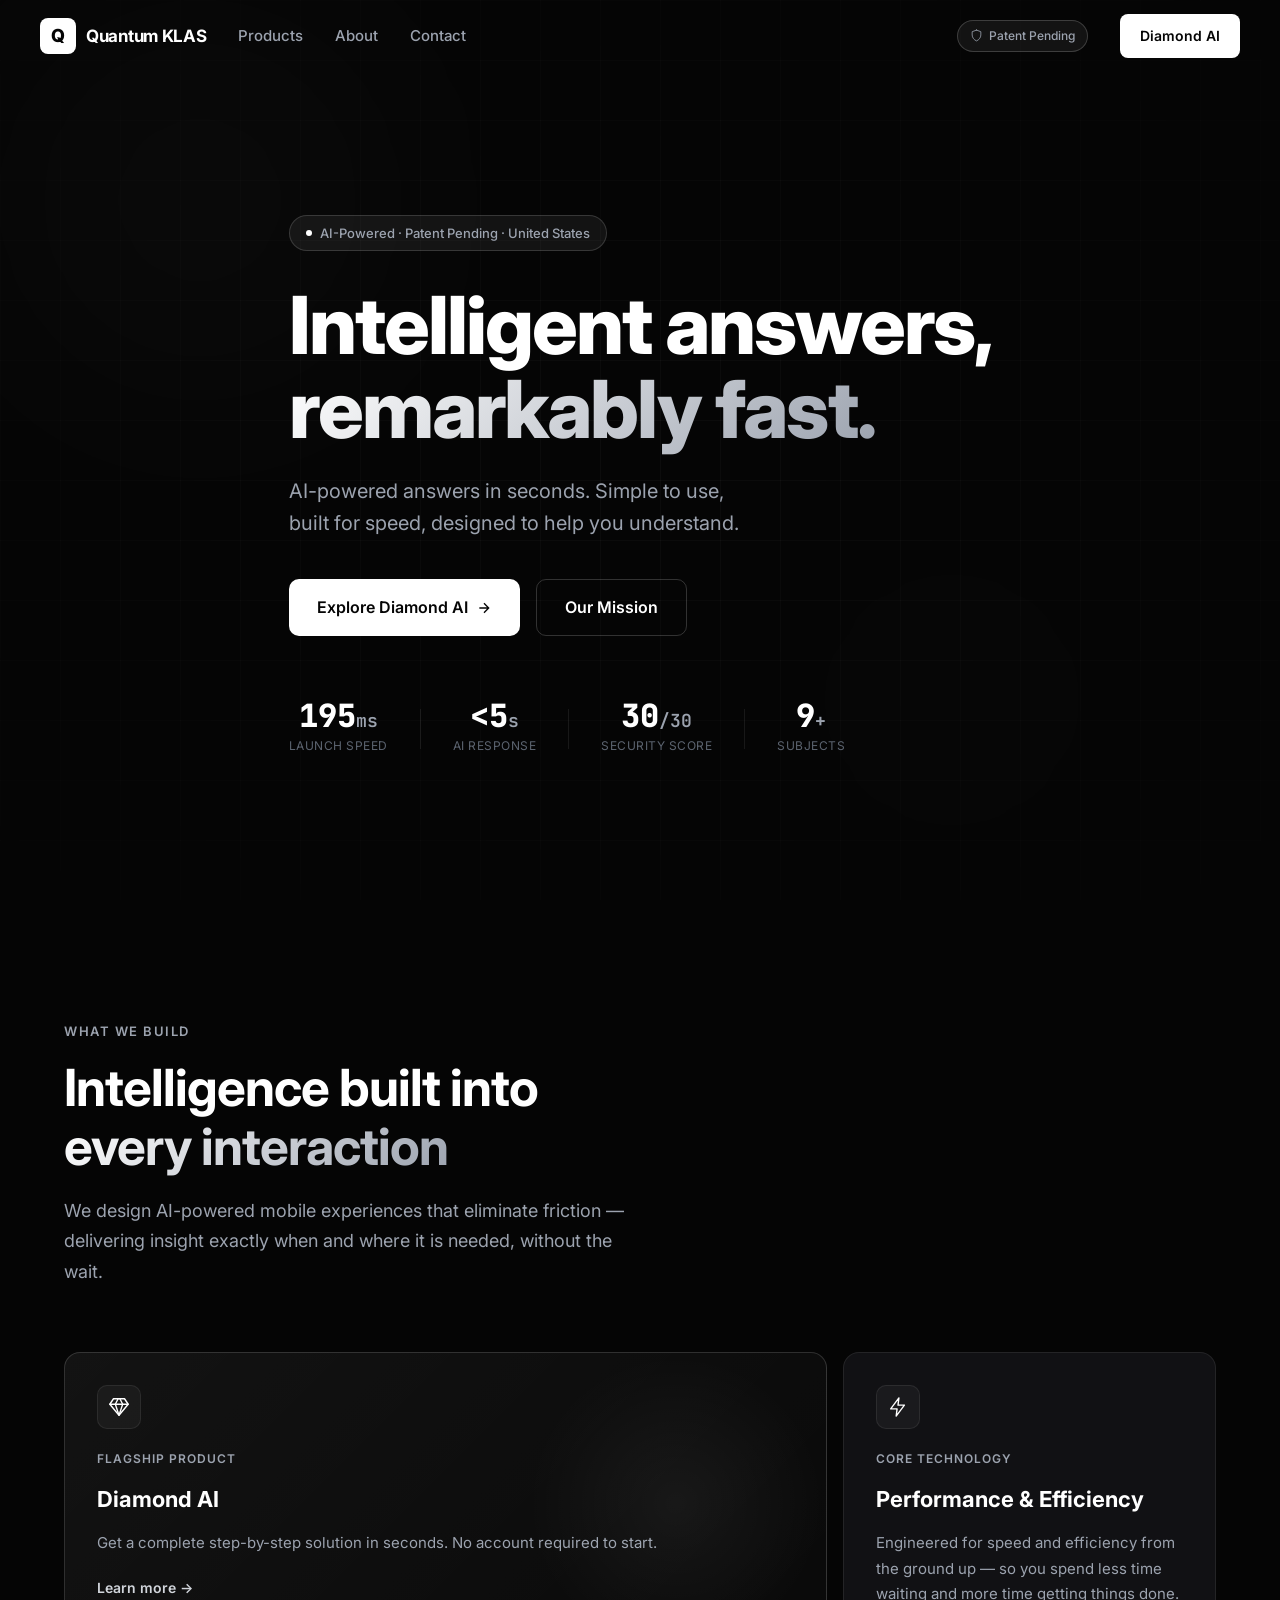
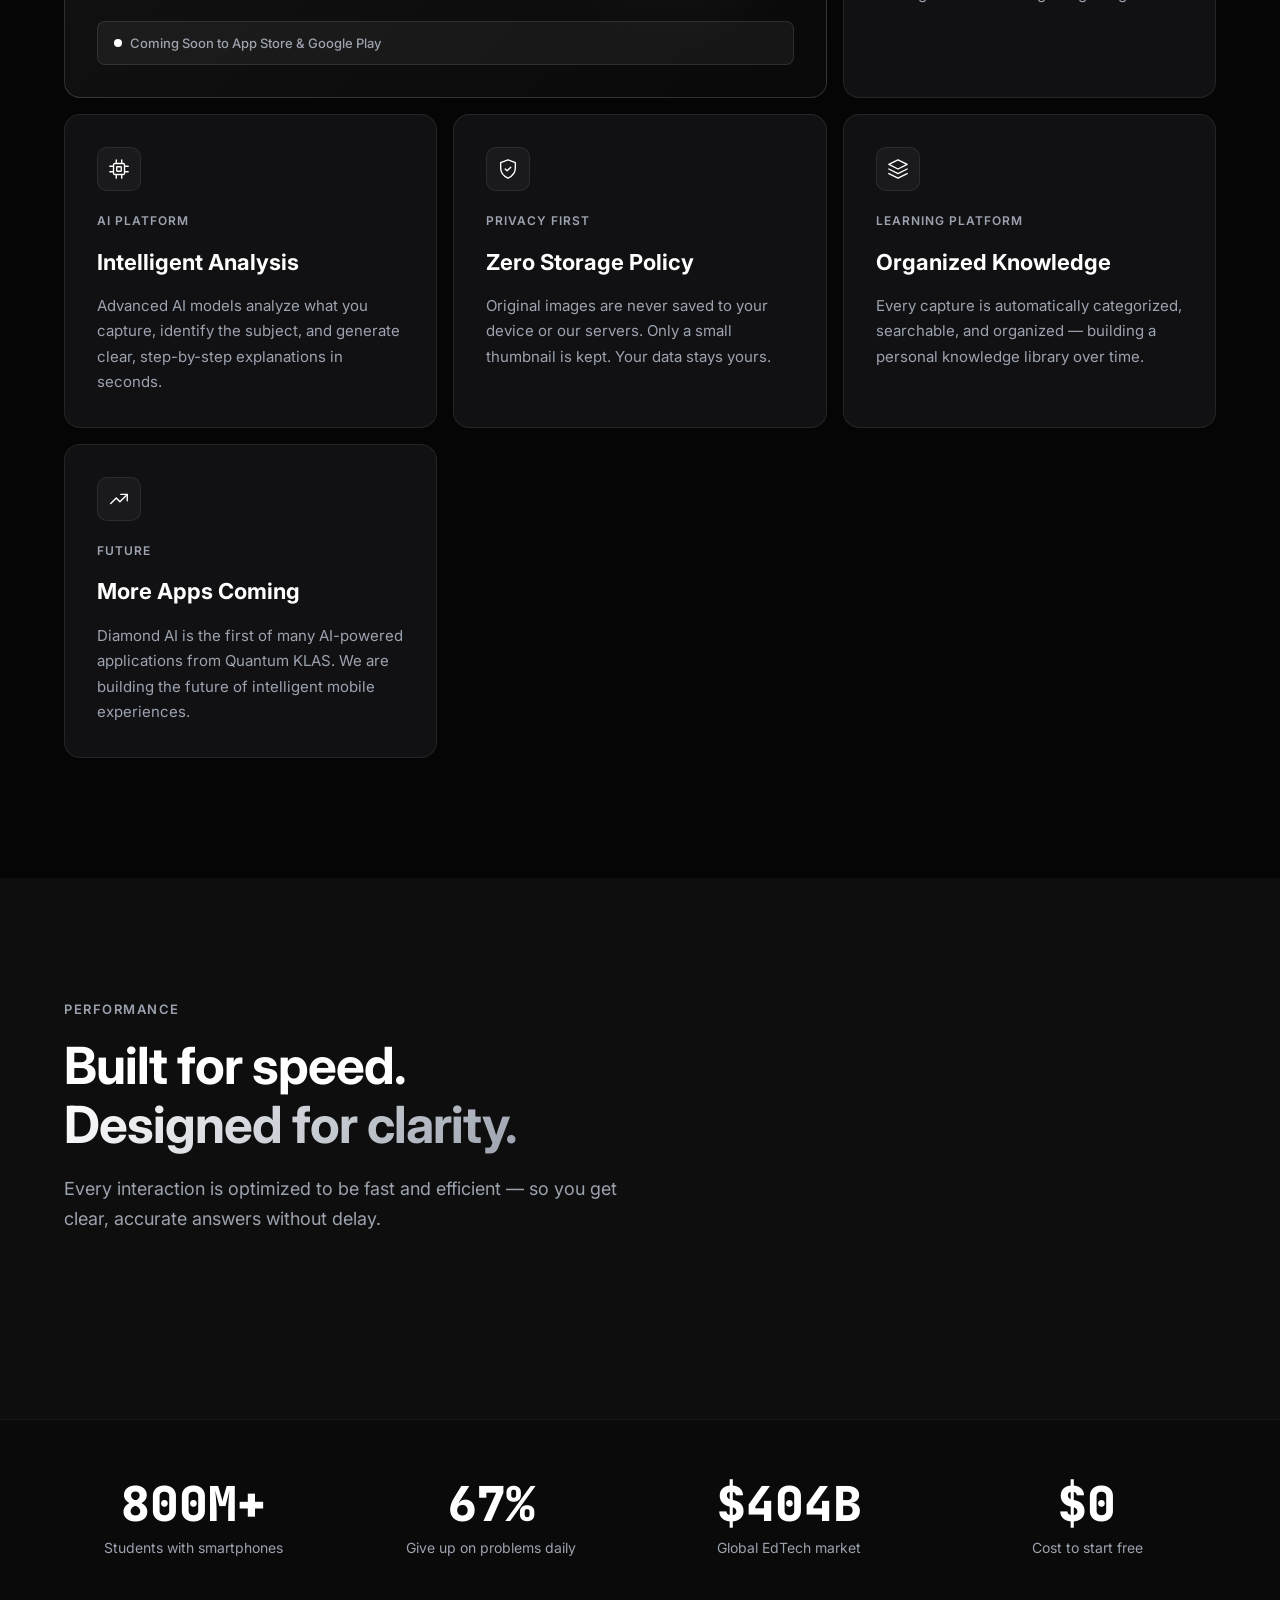
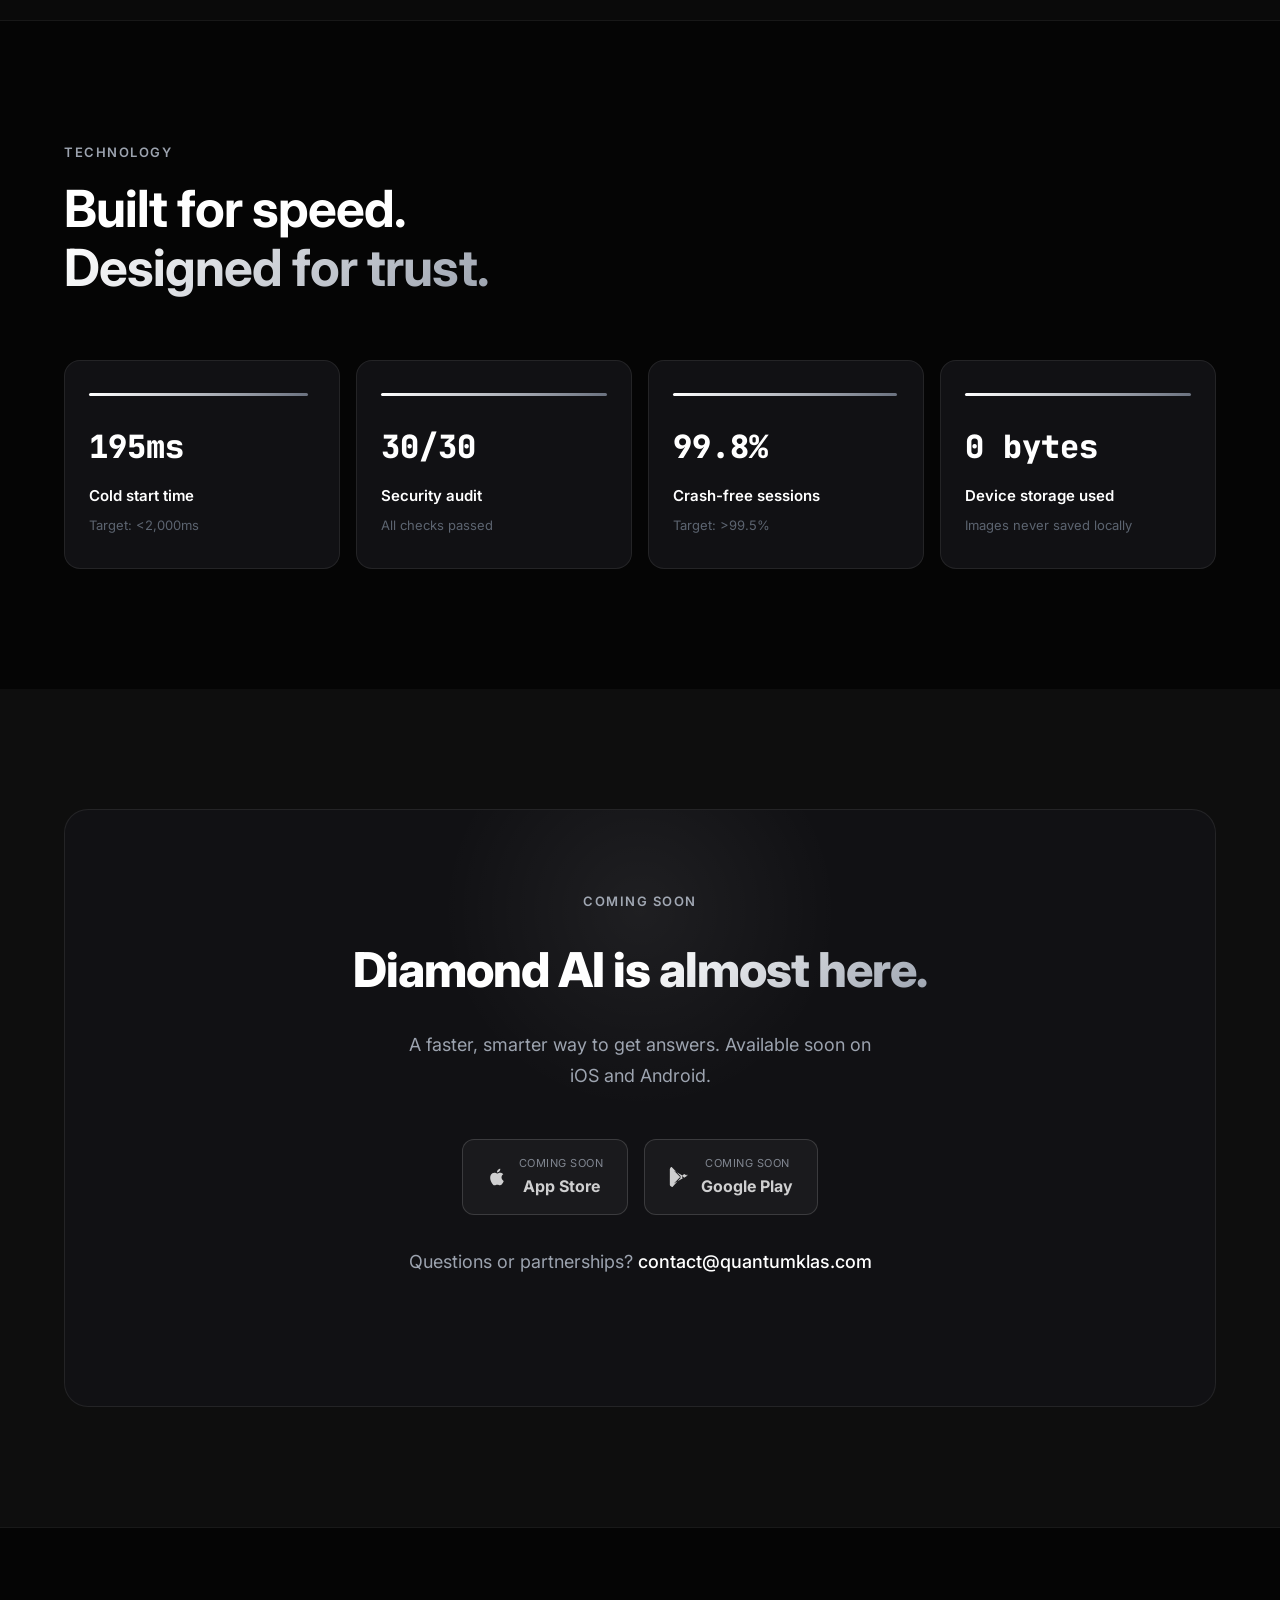
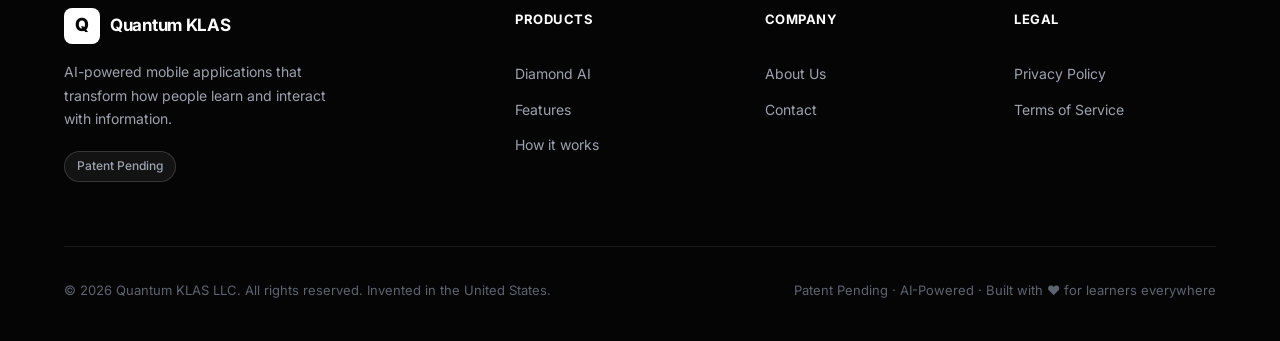
<file: index.html>
<!DOCTYPE html>
<html lang="en">
<head>
  <meta charset="UTF-8">
  <meta name="viewport" content="width=device-width, initial-scale=1.0">
  <meta name="description" content="Quantum KLAS LLC — AI-powered mobile applications that transform how people learn, work, and interact with information.">
  <title>Quantum KLAS LLC — AI-Powered Mobile Applications</title>
  <link rel="preconnect" href="https://fonts.googleapis.com">
  <link href="https://fonts.googleapis.com/css2?family=Inter:wght@300;400;500;600;700;800&family=JetBrains+Mono:wght@400;500&display=swap" rel="stylesheet">
  <link rel="stylesheet" href="css/style.css">
  <link rel="canonical" href="https://quantumklas.com/">
  <meta http-equiv="X-Content-Type-Options" content="nosniff">
  <meta http-equiv="X-Frame-Options" content="DENY">
  <meta http-equiv="Referrer-Policy" content="strict-origin-when-cross-origin">
</head>
<body>

<!-- NAVIGATION -->
<nav class="nav" id="nav">
  <div class="nav-container">
    <a href="/" class="nav-logo">
      <span class="logo-q">Q</span>
      <span class="logo-text">Quantum KLAS</span>
    </a>
    <div class="nav-links">
      <a href="/product.html">Products</a>
      <a href="/about.html">About</a>
      <a href="mailto:contact@quantumklas.com">Contact</a>
    </div>
    <div class="nav-patent-badge">
      <svg viewBox="0 0 24 24" fill="none" stroke="currentColor" stroke-width="1.5" stroke-linecap="round" stroke-linejoin="round">
        <path d="M12 2 4 5v6c0 5 3.5 9 8 11 4.5-2 8-6 8-11V5l-8-3z"/>
      </svg>
      Patent Pending
    </div>
    <a href="/product.html" class="nav-cta">Diamond AI</a>
    <button class="nav-mobile-btn" id="mobileBtn">
      <span></span><span></span><span></span>
    </button>
  </div>
  <div class="nav-mobile-menu" id="mobileMenu">
    <a href="/product.html">Products</a>
    <a href="/about.html">About</a>
    <a href="mailto:contact@quantumklas.com">Contact</a>
  </div>
</nav>

<!-- HERO -->
<section class="hero">
  <div class="hero-bg">
    <div class="hero-orb hero-orb-1"></div>
    <div class="hero-orb hero-orb-2"></div>
    <div class="hero-grid"></div>
  </div>
  <div class="container">
    <div class="hero-badge">
      <span class="badge-dot"></span>
      AI-Powered · Patent Pending · United States
    </div>
    <h1 class="hero-heading">
      Intelligent answers,<br>
      <span class="gradient-text">remarkably fast.</span>
    </h1>
    <p class="hero-sub">
      AI-powered answers in seconds. Simple to use,<br>
      built for speed, designed to help you understand.
    </p>
    <div class="hero-cta">
      <a href="/product.html" class="btn-primary">
        Explore Diamond AI
        <svg width="16" height="16" viewBox="0 0 24 24" fill="none" stroke="currentColor" stroke-width="2">
          <path d="M5 12h14M12 5l7 7-7 7"/>
        </svg>
      </a>
      <a href="/about.html" class="btn-secondary">Our Mission</a>
    </div>
    <div class="hero-metrics">
      <div class="metric">
        <span class="metric-value">195<span class="metric-unit">ms</span></span>
        <span class="metric-label">Launch Speed</span>
      </div>
      <div class="metric-div"></div>
      <div class="metric">
        <span class="metric-value">&lt;5<span class="metric-unit">s</span></span>
        <span class="metric-label">AI Response</span>
      </div>
      <div class="metric-div"></div>
      <div class="metric">
        <span class="metric-value">30<span class="metric-unit">/30</span></span>
        <span class="metric-label">Security Score</span>
      </div>
      <div class="metric-div"></div>
      <div class="metric">
        <span class="metric-value">9<span class="metric-unit">+</span></span>
        <span class="metric-label">Subjects</span>
      </div>
    </div>
  </div>
</section>

<!-- WHAT WE BUILD -->
<section class="section" id="what">
  <div class="container">
    <div class="section-label">What We Build</div>
    <h2 class="section-heading">Intelligence built into<br><span class="gradient-text">every interaction</span></h2>
    <p class="section-sub">We design AI-powered mobile experiences that eliminate friction — delivering insight exactly when and where it is needed, without the wait.</p>
    <div class="cards-grid">
      <div class="card card-featured">
        <div class="card-icon">
          <svg viewBox="0 0 24 24" fill="none" stroke="currentColor" stroke-width="1.5" stroke-linecap="round" stroke-linejoin="round">
            <path d="M6 3h12l4 6-10 12L2 9l4-6z"/>
            <path d="M11 3 8 9l4 12 4-12-3-6"/>
            <path d="M2 9h20"/>
          </svg>
        </div>
        <div class="card-tag">Flagship Product</div>
        <h3>Diamond AI</h3>
        <p>Get a complete step-by-step solution in seconds. No account required to start.</p>
        <a href="/product.html" class="card-link">Learn more →</a>
        <div class="coming-soon-bar">
          <span class="cs-dot"></span>
          Coming Soon to App Store &amp; Google Play
        </div>
      </div>
      <div class="card">
        <div class="card-icon">
          <svg viewBox="0 0 24 24" fill="none" stroke="currentColor" stroke-width="1.5" stroke-linecap="round" stroke-linejoin="round">
            <path d="M13 2 4 14h7l-1 8 9-12h-7l1-8z"/>
          </svg>
        </div>
        <div class="card-tag">Core Technology</div>
        <h3>Performance &amp; Efficiency</h3>
        <p>Engineered for speed and efficiency from the ground up — so you spend less time waiting and more time getting things done.</p>
      </div>
      <div class="card">
        <div class="card-icon">
          <svg viewBox="0 0 24 24" fill="none" stroke="currentColor" stroke-width="1.5" stroke-linecap="round" stroke-linejoin="round">
            <rect x="6" y="6" width="12" height="12" rx="1.5"/>
            <path d="M9 2v3M15 2v3M9 19v3M15 19v3M2 9h3M2 15h3M19 9h3M19 15h3"/>
            <rect x="9.5" y="9.5" width="5" height="5" rx="0.5"/>
          </svg>
        </div>
        <div class="card-tag">AI Platform</div>
        <h3>Intelligent Analysis</h3>
        <p>Advanced AI models analyze what you capture, identify the subject, and generate clear, step-by-step explanations in seconds.</p>
      </div>
      <div class="card">
        <div class="card-icon">
          <svg viewBox="0 0 24 24" fill="none" stroke="currentColor" stroke-width="1.5" stroke-linecap="round" stroke-linejoin="round">
            <path d="M12 2 4 5v6c0 5 3.5 9 8 11 4.5-2 8-6 8-11V5l-8-3z"/>
            <path d="M9 12l2 2 4-4"/>
          </svg>
        </div>
        <div class="card-tag">Privacy First</div>
        <h3>Zero Storage Policy</h3>
        <p>Original images are never saved to your device or our servers. Only a small thumbnail is kept. Your data stays yours.</p>
      </div>
      <div class="card">
        <div class="card-icon">
          <svg viewBox="0 0 24 24" fill="none" stroke="currentColor" stroke-width="1.5" stroke-linecap="round" stroke-linejoin="round">
            <path d="M12 2 2 7l10 5 10-5-10-5z"/>
            <path d="M2 12l10 5 10-5"/>
            <path d="M2 17l10 5 10-5"/>
          </svg>
        </div>
        <div class="card-tag">Learning Platform</div>
        <h3>Organized Knowledge</h3>
        <p>Every capture is automatically categorized, searchable, and organized — building a personal knowledge library over time.</p>
      </div>
      <div class="card">
        <div class="card-icon">
          <svg viewBox="0 0 24 24" fill="none" stroke="currentColor" stroke-width="1.5" stroke-linecap="round" stroke-linejoin="round">
            <path d="M3 17l6-6 4 4 8-8"/>
            <path d="M14 7h7v7"/>
          </svg>
        </div>
        <div class="card-tag">Future</div>
        <h3>More Apps Coming</h3>
        <p>Diamond AI is the first of many AI-powered applications from Quantum KLAS. We are building the future of intelligent mobile experiences.</p>
      </div>
    </div>
  </div>
</section>

<!-- PERFORMANCE -->
<section class="section section-dark" id="how">
  <div class="container">
    <div class="section-label">Performance</div>
    <h2 class="section-heading">
      Built for speed.<br>
      <span class="gradient-text">Designed for clarity.</span>
    </h2>
    <p class="section-sub">
      Every interaction is optimized to be fast and efficient — so you get clear, accurate answers without delay.
    </p>
  </div>
</section>

<!-- STATS BANNER -->
<section class="stats-banner">
  <div class="container">
    <div class="stats-grid">
      <div class="stat">
        <div class="stat-value">800M+</div>
        <div class="stat-label">Students with smartphones</div>
      </div>
      <div class="stat">
        <div class="stat-value">67%</div>
        <div class="stat-label">Give up on problems daily</div>
      </div>
      <div class="stat">
        <div class="stat-value">$404B</div>
        <div class="stat-label">Global EdTech market</div>
      </div>
      <div class="stat">
        <div class="stat-value">$0</div>
        <div class="stat-label">Cost to start free</div>
      </div>
    </div>
  </div>
</section>

<!-- TECHNOLOGY -->
<section class="section" id="tech">
  <div class="container">
    <div class="section-label">Technology</div>
    <h2 class="section-heading">Built for speed.<br><span class="gradient-text">Designed for trust.</span></h2>
    <div class="tech-grid">
      <div class="tech-card">
        <div class="tech-bar" style="width:97%"></div>
        <div class="tech-metric">195ms</div>
        <div class="tech-label">Cold start time</div>
        <div class="tech-target">Target: &lt;2,000ms</div>
      </div>
      <div class="tech-card">
        <div class="tech-bar" style="width:100%"></div>
        <div class="tech-metric">30/30</div>
        <div class="tech-label">Security audit</div>
        <div class="tech-target">All checks passed</div>
      </div>
      <div class="tech-card">
        <div class="tech-bar" style="width:99%"></div>
        <div class="tech-metric">99.8%</div>
        <div class="tech-label">Crash-free sessions</div>
        <div class="tech-target">Target: &gt;99.5%</div>
      </div>
      <div class="tech-card">
        <div class="tech-bar" style="width:100%"></div>
        <div class="tech-metric">0 bytes</div>
        <div class="tech-label">Device storage used</div>
        <div class="tech-target">Images never saved locally</div>
      </div>
    </div>
  </div>
</section>

<!-- CTA SECTION -->
<section class="cta-section">
  <div class="container">
    <div class="cta-box">
      <div class="cta-orb"></div>
      <div class="section-label">Coming Soon</div>
      <h2>Diamond AI is <span class="gradient-text">almost here.</span></h2>
      <p>A faster, smarter way to get answers. Available soon on iOS and Android.</p>
      <div class="store-buttons">
        <div class="store-btn">
          <svg width="20" height="20" viewBox="0 0 24 24" fill="currentColor">
            <path d="M18.71 19.5c-.83 1.24-1.71 2.45-3.05 2.47-1.34.03-1.77-.79-3.29-.79-1.53 0-2 .77-3.27.82-1.31.05-2.3-1.32-3.14-2.53C4.25 17 2.94 12.45 4.7 9.39c.87-1.52 2.43-2.48 4.12-2.51 1.28-.02 2.5.87 3.29.87.78 0 2.26-1.07 3.8-.91.65.03 2.47.26 3.64 1.98-.09.06-2.17 1.28-2.15 3.81.03 3.02 2.65 4.03 2.68 4.04-.03.07-.42 1.44-1.38 2.83M13 3.5c.73-.83 1.94-1.46 2.94-1.5.13 1.17-.34 2.35-1.04 3.19-.69.85-1.83 1.51-2.95 1.42-.15-1.15.41-2.35 1.05-3.11z"/>
          </svg>
          <div>
            <div class="store-label">Coming Soon</div>
            <div class="store-name">App Store</div>
          </div>
        </div>
        <div class="store-btn">
          <svg width="20" height="20" viewBox="0 0 24 24" fill="currentColor">
            <path d="M3.18 23.76c.3.17.64.24.99.2L14.9 12 3.18.04c-.35-.04-.69.03-.99.2C1.59.93 1 1.7 1 2.59v18.82c0 .89.59 1.66 2.18 2.35zM16.54 13.64L5.8 19.73l8.86-8.87 1.88 2.78zM21.4 10.29L18.1 8.4l-2.18 2.18 2.18 2.18 3.33-1.92c.95-.55.95-1.44-.03-2zM5.8 4.27l10.74 6.09-1.88 2.78L5.8 4.27z"/>
          </svg>
          <div>
            <div class="store-label">Coming Soon</div>
            <div class="store-name">Google Play</div>
          </div>
        </div>
      </div>
      <p class="cta-contact">Questions or partnerships? <a href="mailto:contact@quantumklas.com">contact@quantumklas.com</a></p>
    </div>
  </div>
</section>

<!-- FOOTER -->
<footer class="footer">
  <div class="container">
    <div class="footer-grid">
      <div class="footer-brand">
        <div class="nav-logo">
          <span class="logo-q">Q</span>
          <span class="logo-text">Quantum KLAS</span>
        </div>
        <p>AI-powered mobile applications that transform how people learn and interact with information.</p>
        <div class="footer-badge">Patent Pending</div>
      </div>
      <div class="footer-col">
        <div class="footer-heading">Products</div>
        <a href="/product.html">Diamond AI</a>
        <a href="/product.html#features">Features</a>
        <a href="/product.html#how">How it works</a>
      </div>
      <div class="footer-col">
        <div class="footer-heading">Company</div>
        <a href="/about.html">About Us</a>
        <a href="mailto:contact@quantumklas.com">Contact</a>
      </div>
      <div class="footer-col">
        <div class="footer-heading">Legal</div>
        <a href="/privacy.html">Privacy Policy</a>
        <a href="/terms.html">Terms of Service</a>
      </div>
    </div>
    <div class="footer-bottom">
      <div>© 2026 Quantum KLAS LLC. All rights reserved. Invented in the United States.</div>
      <div class="footer-legal">Patent Pending · AI-Powered · Built with ♥ for learners everywhere</div>
    </div>
  </div>
</footer>

<script src="js/main.js"></script>
</body>
</html>
</file>
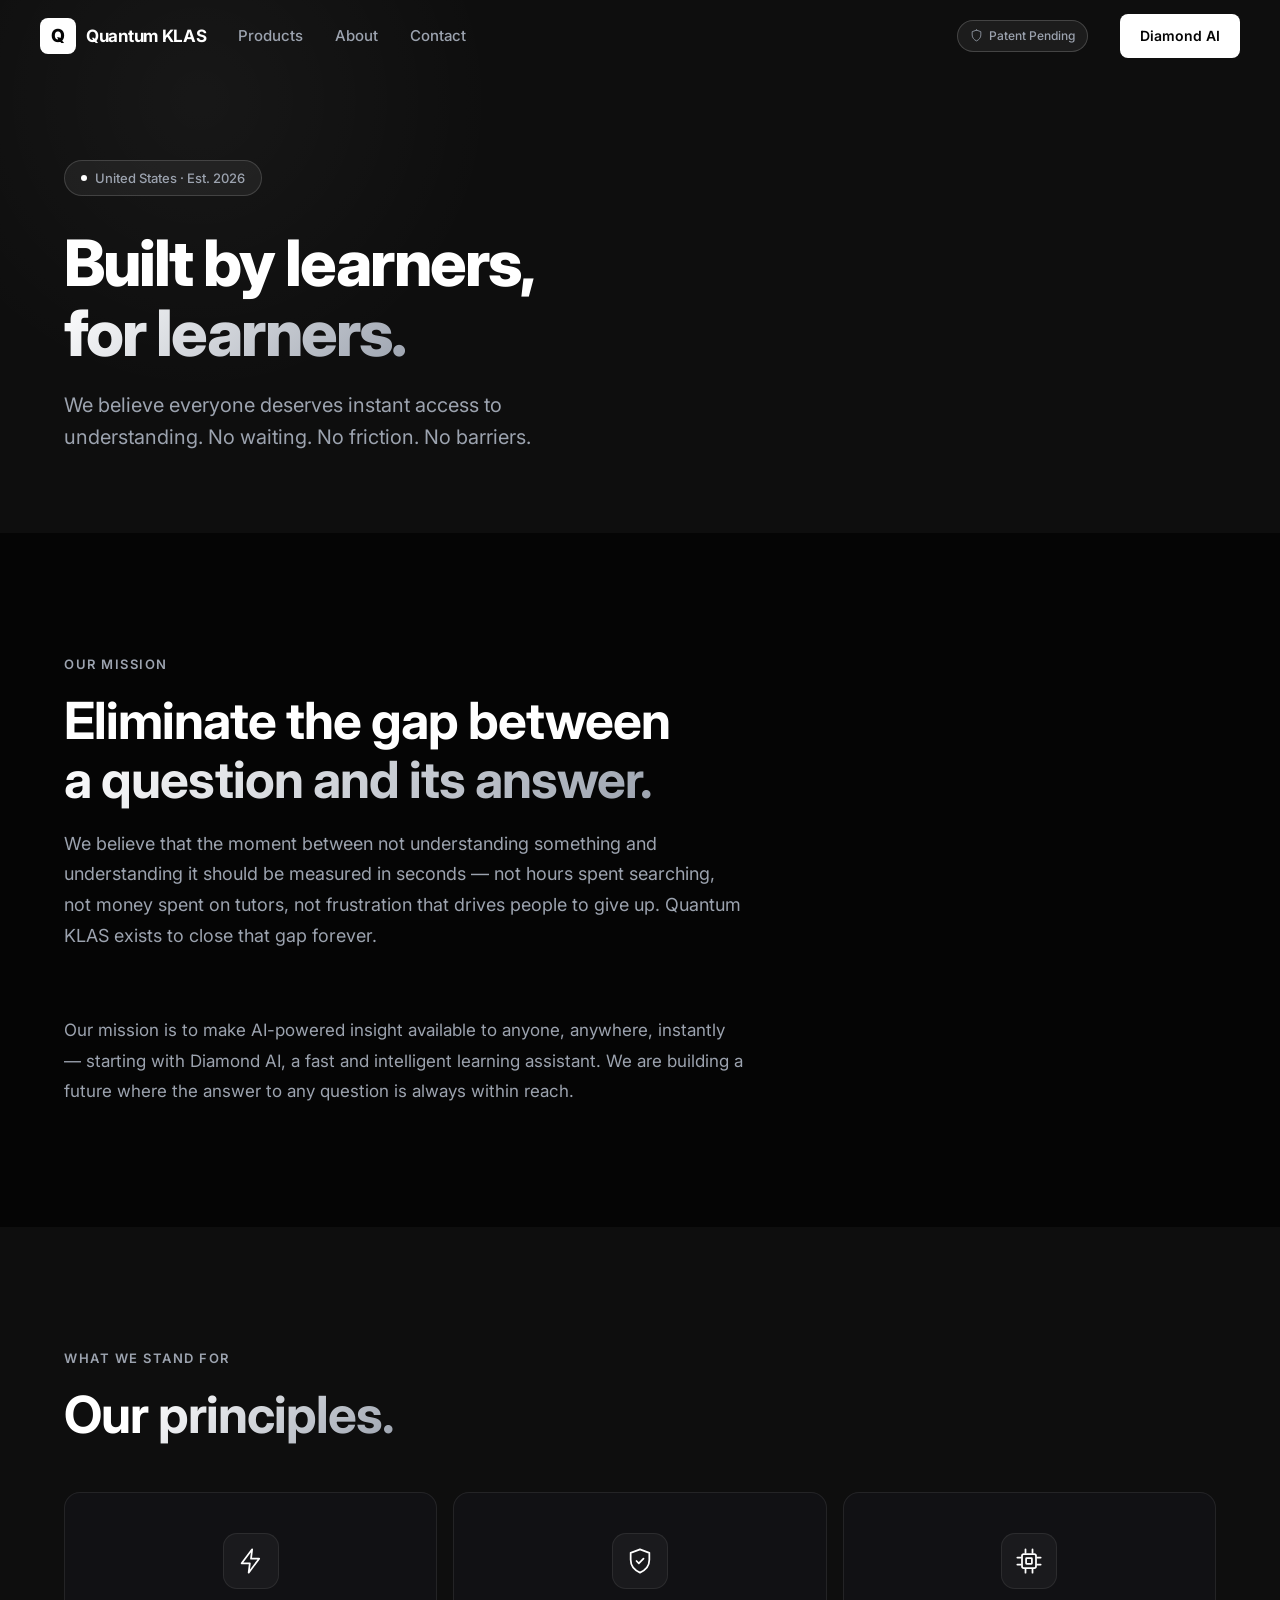
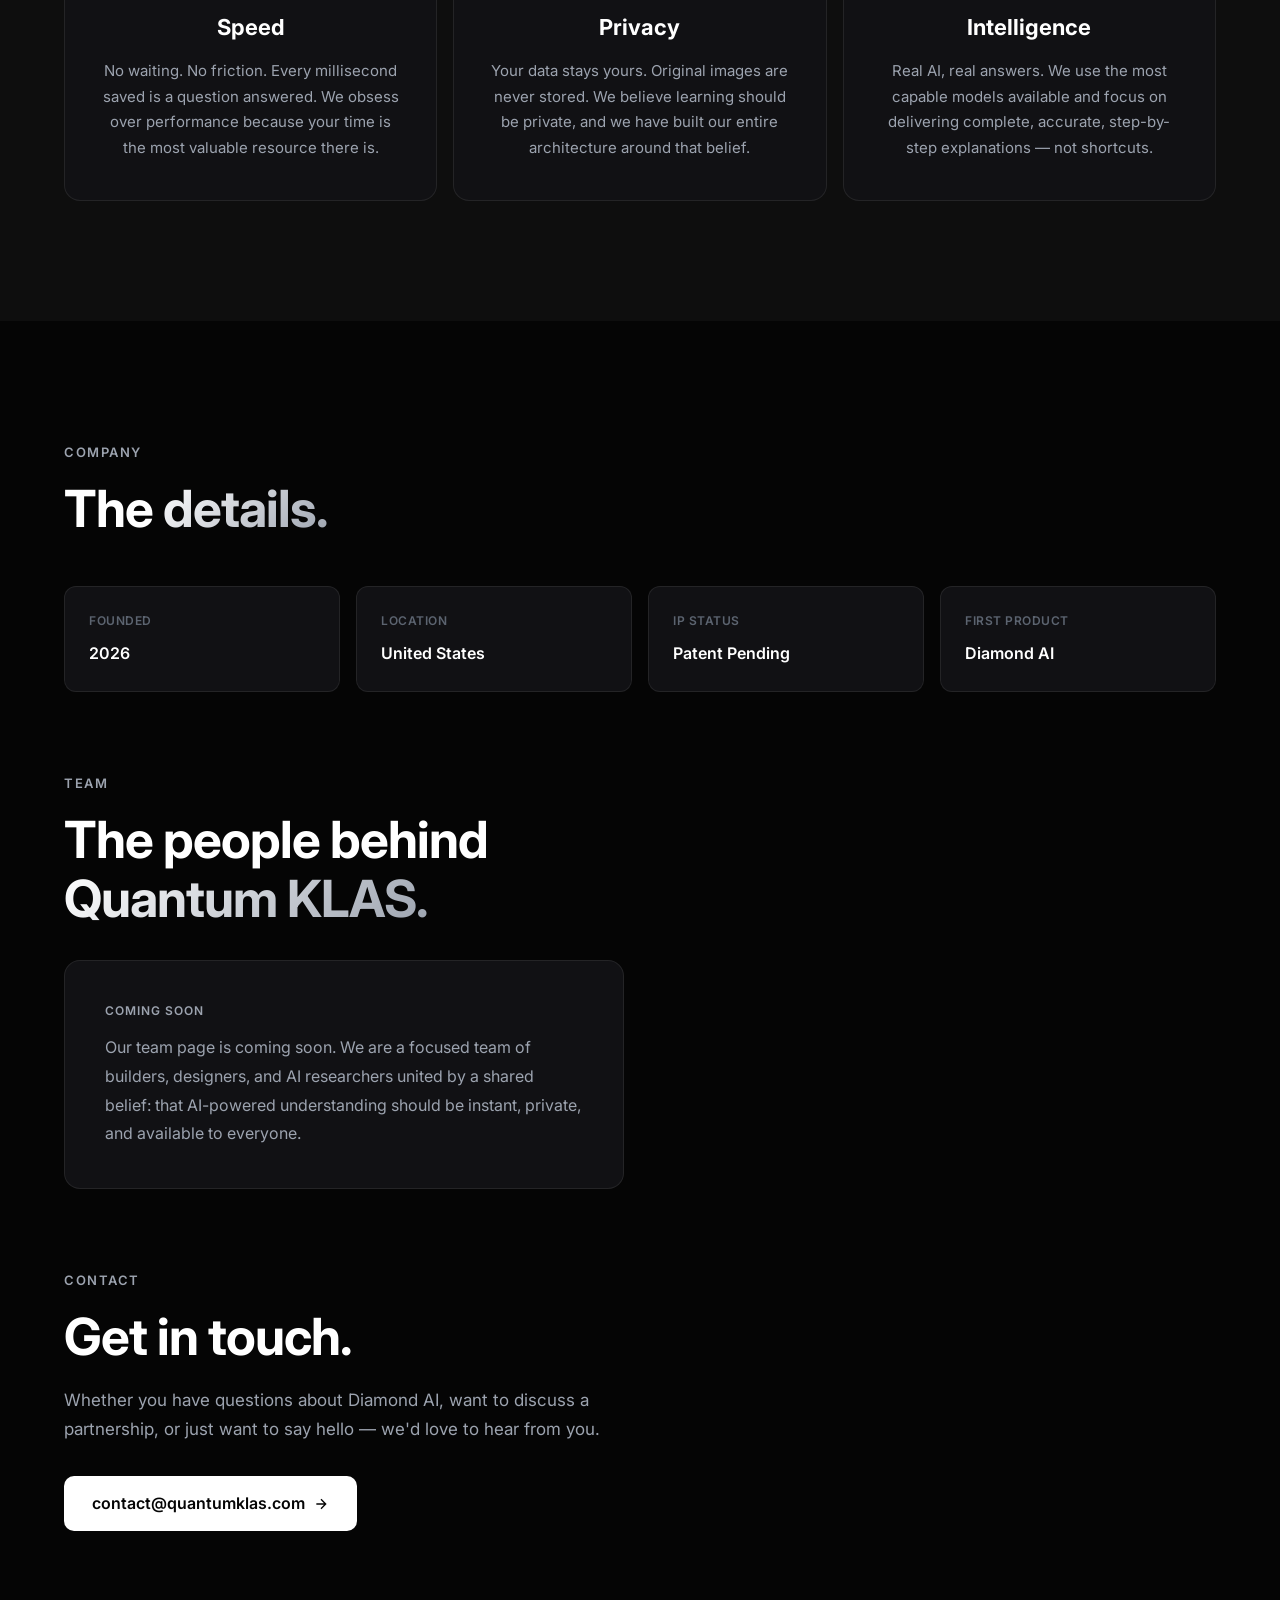
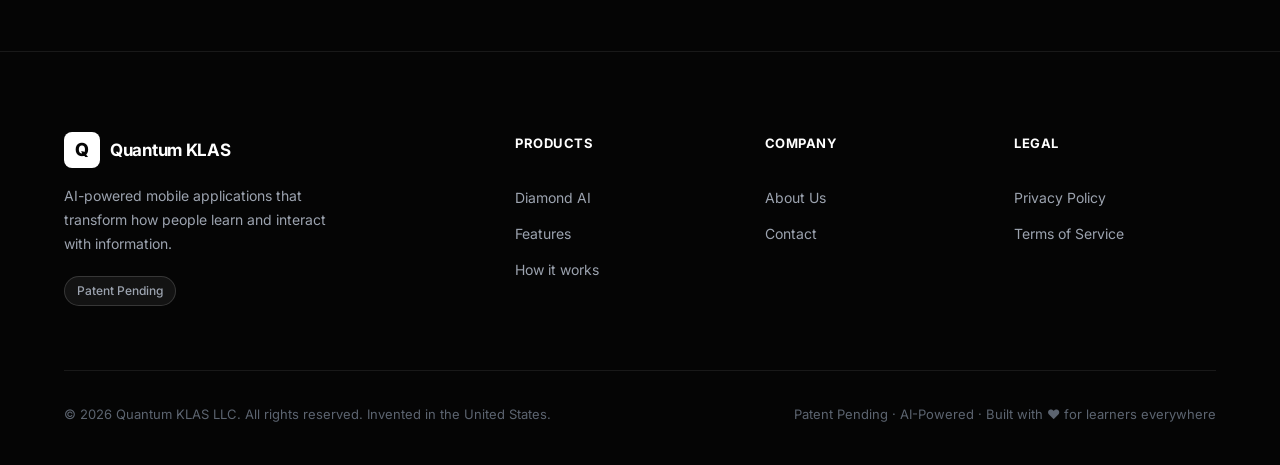
<file: about.html>
<!DOCTYPE html>
<html lang="en">
<head>
  <meta charset="UTF-8">
  <meta name="viewport" content="width=device-width, initial-scale=1.0">
  <meta name="description" content="About Quantum KLAS LLC — Built by learners, for learners. Our mission is to eliminate the gap between a question and its answer.">
  <title>About — Quantum KLAS LLC</title>
  <link rel="preconnect" href="https://fonts.googleapis.com">
  <link href="https://fonts.googleapis.com/css2?family=Inter:wght@300;400;500;600;700;800&family=JetBrains+Mono:wght@400;500&display=swap" rel="stylesheet">
  <link rel="stylesheet" href="css/style.css">
  <link rel="canonical" href="https://quantumklas.com/about.html">
  <meta http-equiv="X-Content-Type-Options" content="nosniff">
  <meta http-equiv="X-Frame-Options" content="DENY">
  <meta http-equiv="Referrer-Policy" content="strict-origin-when-cross-origin">
</head>
<body>

<!-- NAVIGATION -->
<nav class="nav" id="nav">
  <div class="nav-container">
    <a href="/" class="nav-logo">
      <span class="logo-q">Q</span>
      <span class="logo-text">Quantum KLAS</span>
    </a>
    <div class="nav-links">
      <a href="/product.html">Products</a>
      <a href="/about.html">About</a>
      <a href="mailto:contact@quantumklas.com">Contact</a>
    </div>
    <div class="nav-patent-badge">
      <svg viewBox="0 0 24 24" fill="none" stroke="currentColor" stroke-width="1.5" stroke-linecap="round" stroke-linejoin="round">
        <path d="M12 2 4 5v6c0 5 3.5 9 8 11 4.5-2 8-6 8-11V5l-8-3z"/>
      </svg>
      Patent Pending
    </div>
    <a href="/product.html" class="nav-cta">Diamond AI</a>
    <button class="nav-mobile-btn" id="mobileBtn">
      <span></span><span></span><span></span>
    </button>
  </div>
  <div class="nav-mobile-menu" id="mobileMenu">
    <a href="/product.html">Products</a>
    <a href="/about.html">About</a>
    <a href="mailto:contact@quantumklas.com">Contact</a>
  </div>
</nav>

<!-- HERO -->
<section class="page-hero">
  <div class="container">
    <div class="hero-badge">
      <span class="badge-dot"></span>
      United States · Est. 2026
    </div>
    <h1 class="page-hero-heading">Built by learners,<br><span class="gradient-text">for learners.</span></h1>
    <p class="page-hero-sub">We believe everyone deserves instant access to understanding. No waiting. No friction. No barriers.</p>
  </div>
</section>

<!-- MISSION -->
<section class="section">
  <div class="container">
    <div class="section-label">Our Mission</div>
    <h2 class="section-heading">Eliminate the gap between<br><span class="gradient-text">a question and its answer.</span></h2>
    <p class="section-sub" style="max-width:680px">We believe that the moment between not understanding something and understanding it should be measured in seconds — not hours spent searching, not money spent on tutors, not frustration that drives people to give up. Quantum KLAS exists to close that gap forever.</p>
    <p style="color:var(--text-secondary);font-size:17px;max-width:680px;line-height:1.8">Our mission is to make AI-powered insight available to anyone, anywhere, instantly — starting with Diamond AI, a fast and intelligent learning assistant. We are building a future where the answer to any question is always within reach.</p>
  </div>
</section>

<!-- VALUES -->
<section class="section section-dark">
  <div class="container">
    <div class="section-label">What We Stand For</div>
    <h2 class="section-heading">Our <span class="gradient-text">principles.</span></h2>
    <div class="values-grid">
      <div class="value-card">
        <div class="value-icon">
          <svg viewBox="0 0 24 24" fill="none" stroke="currentColor" stroke-width="1.5" stroke-linecap="round" stroke-linejoin="round">
            <path d="M13 2 4 14h7l-1 8 9-12h-7l1-8z"/>
          </svg>
        </div>
        <h3>Speed</h3>
        <p>No waiting. No friction. Every millisecond saved is a question answered. We obsess over performance because your time is the most valuable resource there is.</p>
      </div>
      <div class="value-card">
        <div class="value-icon">
          <svg viewBox="0 0 24 24" fill="none" stroke="currentColor" stroke-width="1.5" stroke-linecap="round" stroke-linejoin="round">
            <path d="M12 2 4 5v6c0 5 3.5 9 8 11 4.5-2 8-6 8-11V5l-8-3z"/>
            <path d="M9 12l2 2 4-4"/>
          </svg>
        </div>
        <h3>Privacy</h3>
        <p>Your data stays yours. Original images are never stored. We believe learning should be private, and we have built our entire architecture around that belief.</p>
      </div>
      <div class="value-card">
        <div class="value-icon">
          <svg viewBox="0 0 24 24" fill="none" stroke="currentColor" stroke-width="1.5" stroke-linecap="round" stroke-linejoin="round">
            <rect x="6" y="6" width="12" height="12" rx="1.5"/>
            <path d="M9 2v3M15 2v3M9 19v3M15 19v3M2 9h3M2 15h3M19 9h3M19 15h3"/>
            <rect x="9.5" y="9.5" width="5" height="5" rx="0.5"/>
          </svg>
        </div>
        <h3>Intelligence</h3>
        <p>Real AI, real answers. We use the most capable models available and focus on delivering complete, accurate, step-by-step explanations — not shortcuts.</p>
      </div>
    </div>
  </div>
</section>

<!-- COMPANY INFO -->
<section class="section">
  <div class="container">
    <div class="section-label">Company</div>
    <h2 class="section-heading">The <span class="gradient-text">details.</span></h2>
    <div class="company-info">
      <div class="info-card">
        <div class="info-label">Founded</div>
        <div class="info-value">2026</div>
      </div>
      <div class="info-card">
        <div class="info-label">Location</div>
        <div class="info-value">United States</div>
      </div>
      <div class="info-card">
        <div class="info-label">IP Status</div>
        <div class="info-value">Patent Pending</div>
      </div>
      <div class="info-card">
        <div class="info-label">First Product</div>
        <div class="info-value">Diamond AI</div>
      </div>
    </div>

    <!-- TEAM -->
    <div style="margin-top:80px">
      <div class="section-label">Team</div>
      <h2 class="section-heading">The people behind<br><span class="gradient-text">Quantum KLAS.</span></h2>
      <div class="card" style="max-width:560px;margin-top:32px;padding:40px">
        <div class="card-tag">Coming Soon</div>
        <p style="color:var(--text-secondary);font-size:16px;line-height:1.8">Our team page is coming soon. We are a focused team of builders, designers, and AI researchers united by a shared belief: that AI-powered understanding should be instant, private, and available to everyone.</p>
      </div>
    </div>

    <!-- CONTACT -->
    <div style="margin-top:80px">
      <div class="section-label">Contact</div>
      <h2 class="section-heading">Get in touch.</h2>
      <p style="color:var(--text-secondary);font-size:17px;max-width:560px;margin-bottom:32px;line-height:1.7">Whether you have questions about Diamond AI, want to discuss a partnership, or just want to say hello — we'd love to hear from you.</p>
      <a href="mailto:contact@quantumklas.com" class="btn-primary" style="display:inline-flex">
        contact@quantumklas.com
        <svg width="16" height="16" viewBox="0 0 24 24" fill="none" stroke="currentColor" stroke-width="2">
          <path d="M5 12h14M12 5l7 7-7 7"/>
        </svg>
      </a>
    </div>
  </div>
</section>

<!-- FOOTER -->
<footer class="footer">
  <div class="container">
    <div class="footer-grid">
      <div class="footer-brand">
        <div class="nav-logo">
          <span class="logo-q">Q</span>
          <span class="logo-text">Quantum KLAS</span>
        </div>
        <p>AI-powered mobile applications that transform how people learn and interact with information.</p>
        <div class="footer-badge">Patent Pending</div>
      </div>
      <div class="footer-col">
        <div class="footer-heading">Products</div>
        <a href="/product.html">Diamond AI</a>
        <a href="/product.html#features">Features</a>
        <a href="/product.html#how">How it works</a>
      </div>
      <div class="footer-col">
        <div class="footer-heading">Company</div>
        <a href="/about.html">About Us</a>
        <a href="mailto:contact@quantumklas.com">Contact</a>
      </div>
      <div class="footer-col">
        <div class="footer-heading">Legal</div>
        <a href="/privacy.html">Privacy Policy</a>
        <a href="/terms.html">Terms of Service</a>
      </div>
    </div>
    <div class="footer-bottom">
      <div>© 2026 Quantum KLAS LLC. All rights reserved. Invented in the United States.</div>
      <div class="footer-legal">Patent Pending · AI-Powered · Built with ♥ for learners everywhere</div>
    </div>
  </div>
</footer>

<script src="js/main.js"></script>
</body>
</html>
</file>
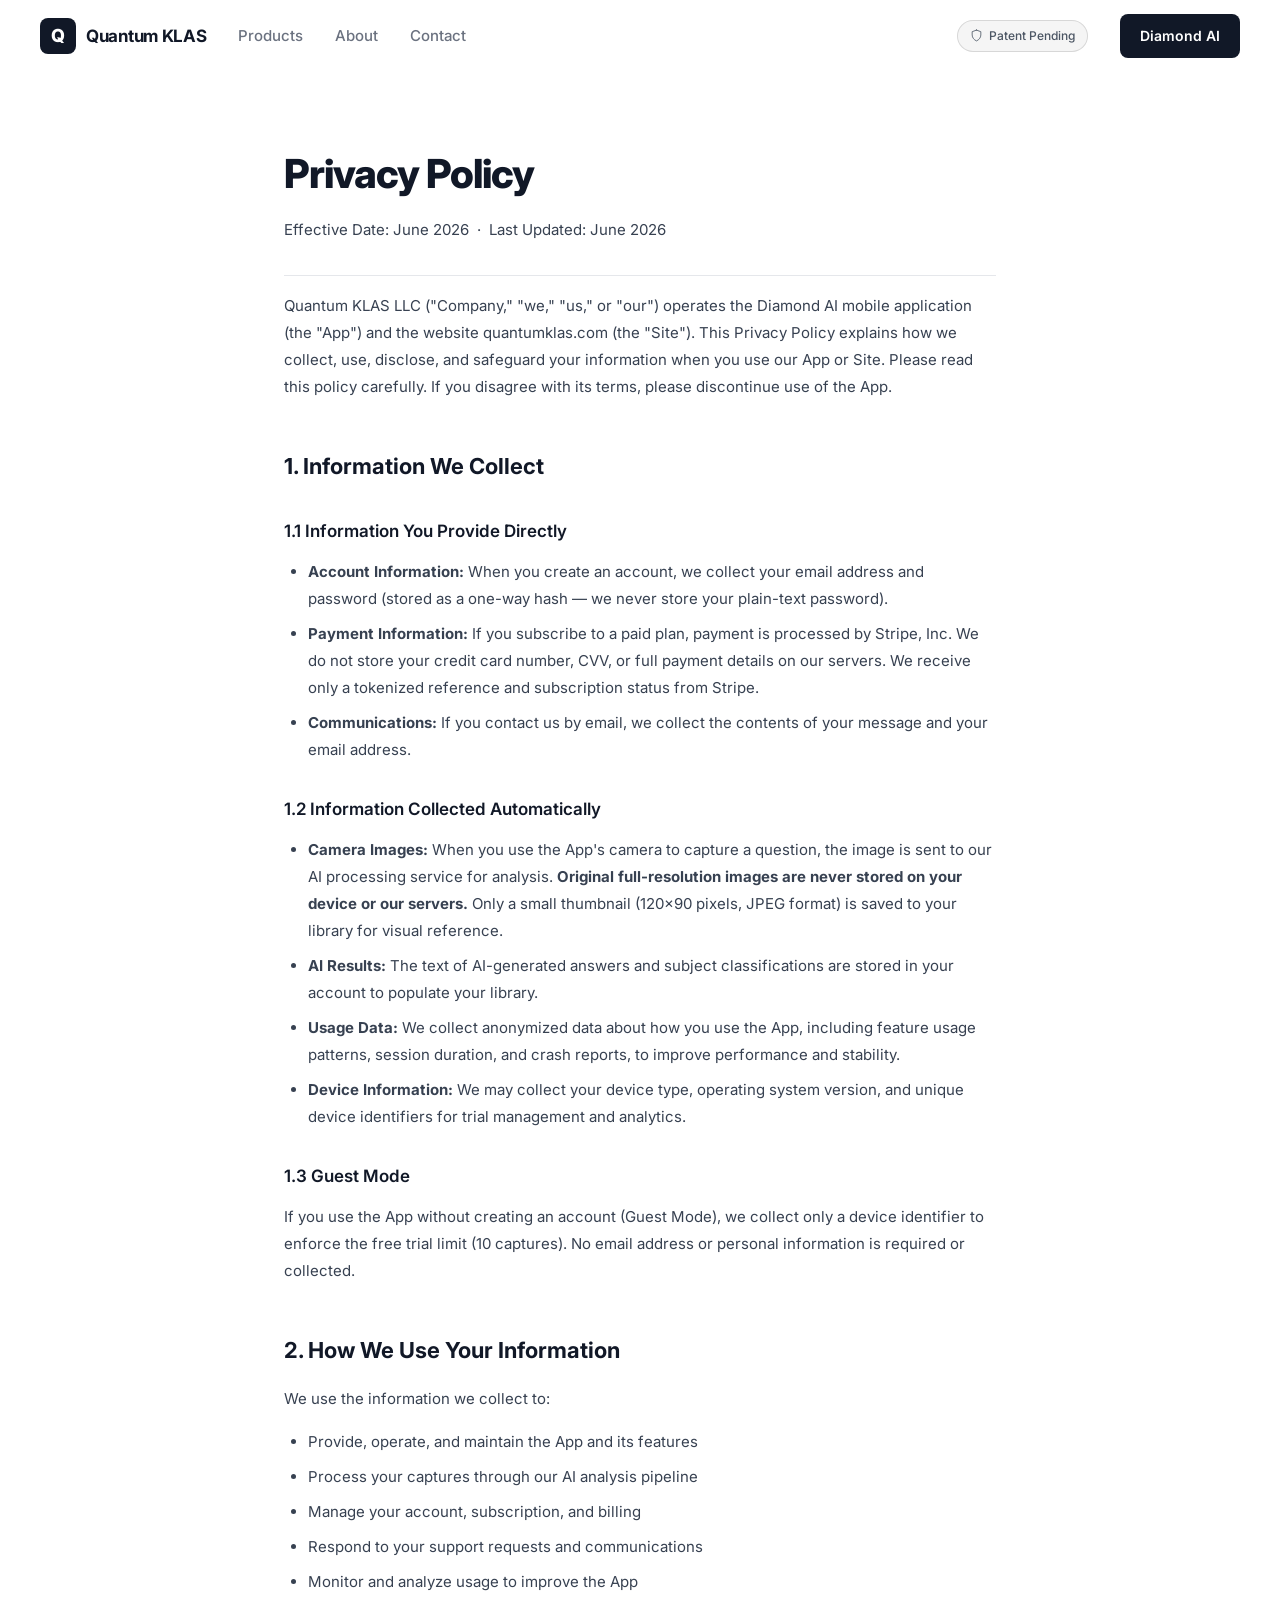
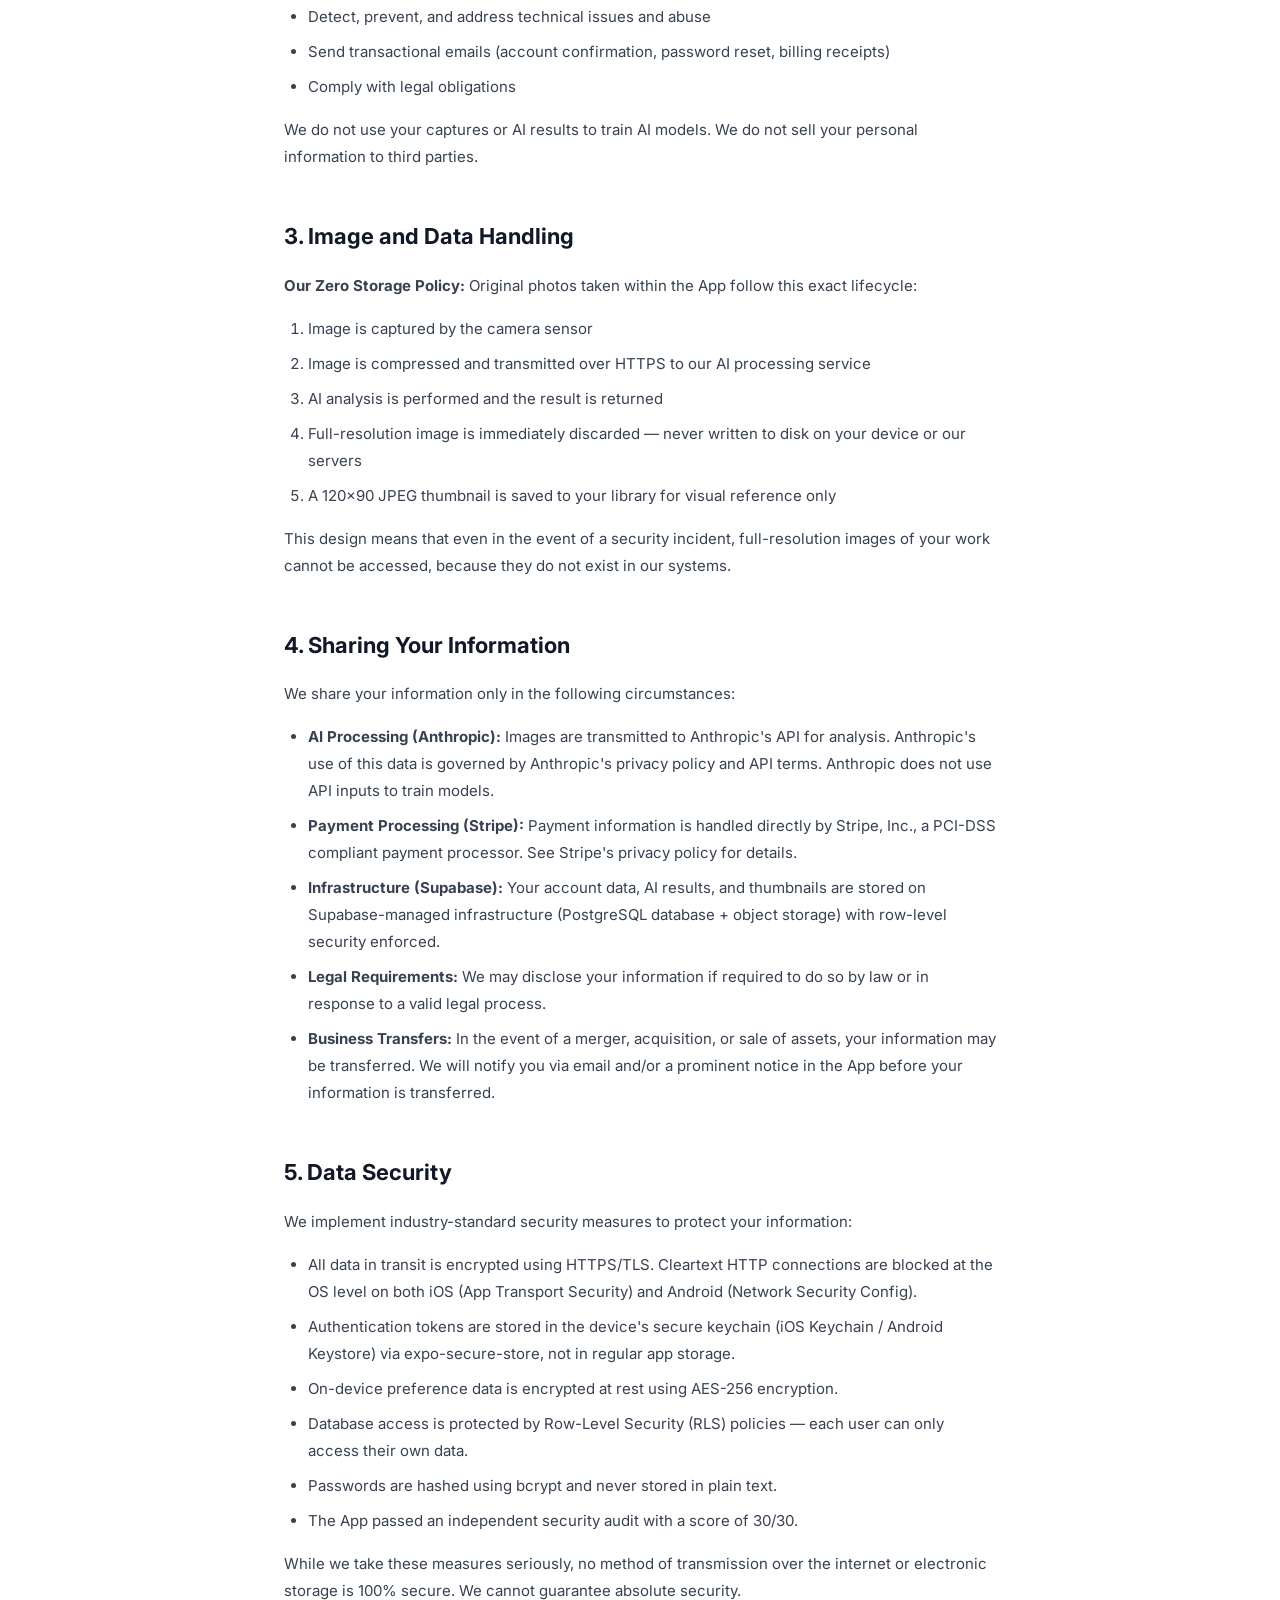
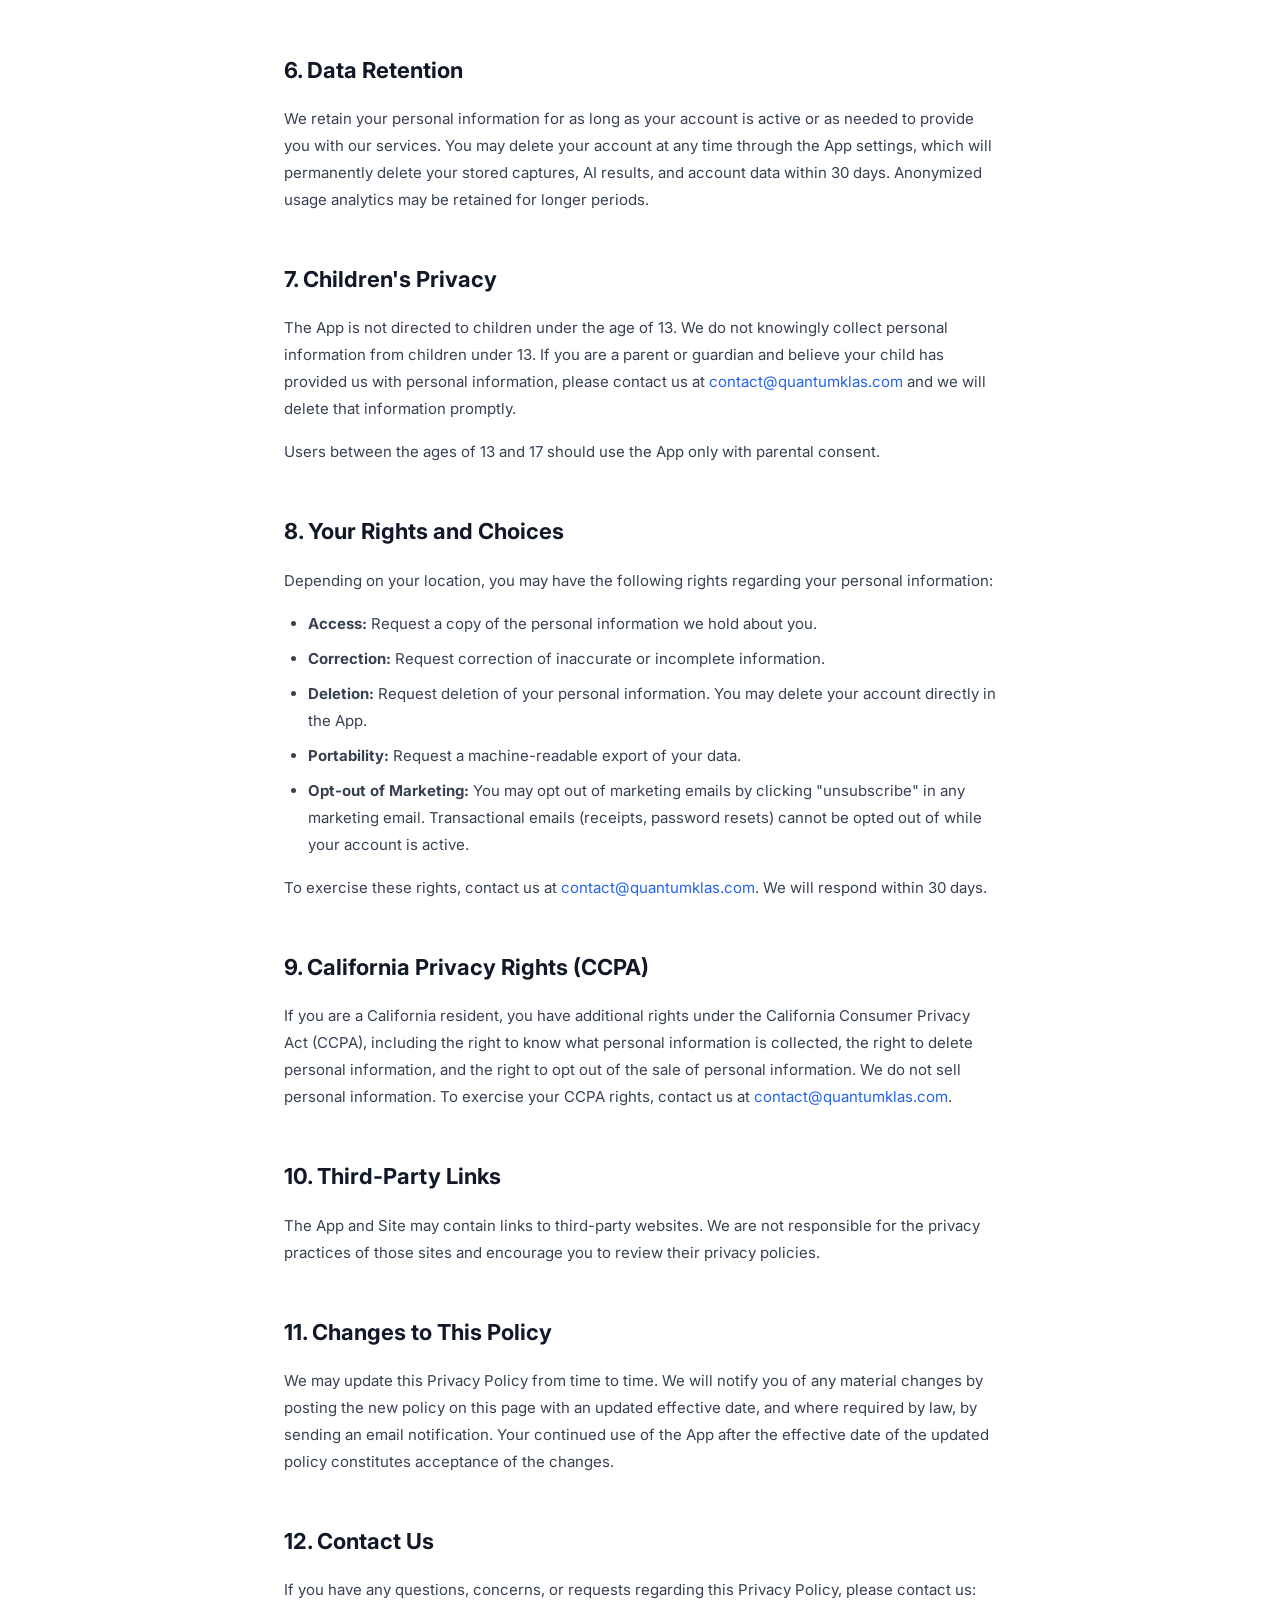
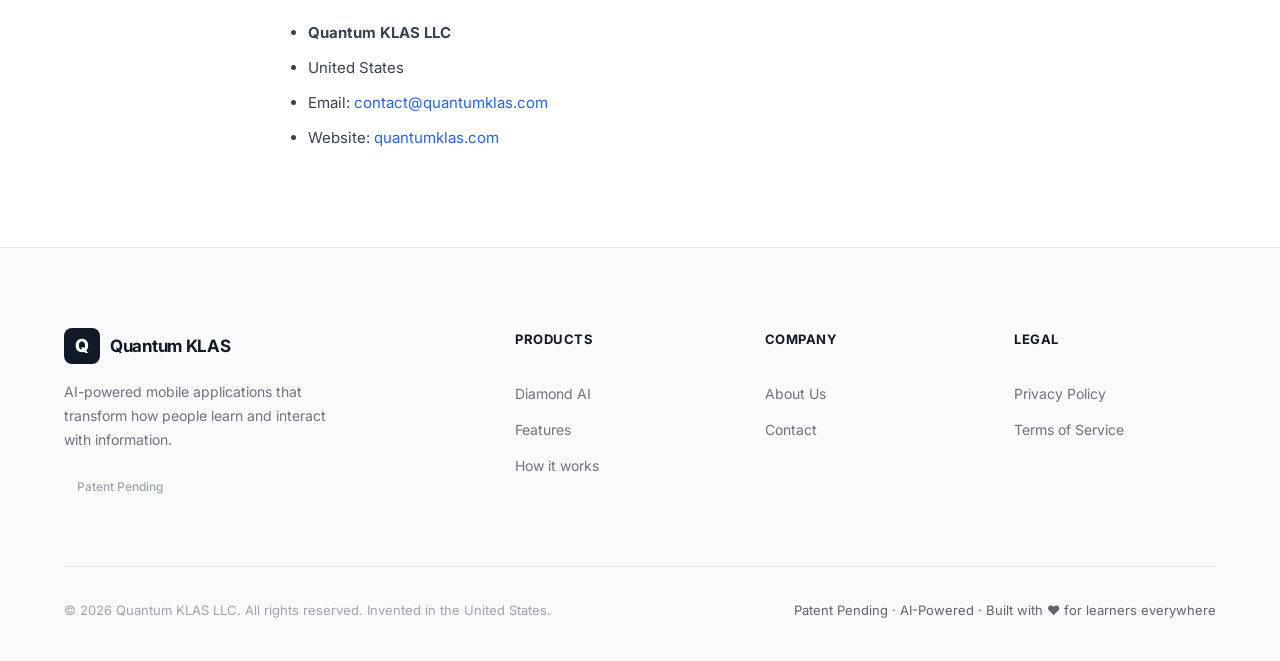
<file: privacy.html>
<!DOCTYPE html>
<html lang="en">
<head>
  <meta charset="UTF-8">
  <meta name="viewport" content="width=device-width, initial-scale=1.0">
  <meta name="description" content="Privacy Policy — Quantum KLAS LLC and Diamond AI. How we collect, use, and protect your information.">
  <title>Privacy Policy — Quantum KLAS LLC</title>
  <link rel="preconnect" href="https://fonts.googleapis.com">
  <link href="https://fonts.googleapis.com/css2?family=Inter:wght@300;400;500;600;700;800&family=JetBrains+Mono:wght@400;500&display=swap" rel="stylesheet">
  <link rel="stylesheet" href="css/style.css">
  <link rel="canonical" href="https://quantumklas.com/privacy.html">
  <meta http-equiv="X-Content-Type-Options" content="nosniff">
  <meta http-equiv="X-Frame-Options" content="DENY">
  <meta http-equiv="Referrer-Policy" content="strict-origin-when-cross-origin">
</head>
<body class="page-legal">

<!-- NAVIGATION -->
<nav class="nav" id="nav">
  <div class="nav-container">
    <a href="/" class="nav-logo">
      <span class="logo-q">Q</span>
      <span class="logo-text">Quantum KLAS</span>
    </a>
    <div class="nav-links">
      <a href="/product.html">Products</a>
      <a href="/about.html">About</a>
      <a href="mailto:contact@quantumklas.com">Contact</a>
    </div>
    <div class="nav-patent-badge">
      <svg viewBox="0 0 24 24" fill="none" stroke="currentColor" stroke-width="1.5" stroke-linecap="round" stroke-linejoin="round">
        <path d="M12 2 4 5v6c0 5 3.5 9 8 11 4.5-2 8-6 8-11V5l-8-3z"/>
      </svg>
      Patent Pending
    </div>
    <a href="/product.html" class="nav-cta">Diamond AI</a>
    <button class="nav-mobile-btn" id="mobileBtn">
      <span></span><span></span><span></span>
    </button>
  </div>
  <div class="nav-mobile-menu" id="mobileMenu">
    <a href="/product.html">Products</a>
    <a href="/about.html">About</a>
    <a href="mailto:contact@quantumklas.com">Contact</a>
  </div>
</nav>

<div class="legal-content">
  <h1>Privacy Policy</h1>
  <p class="legal-date">Effective Date: June 2026 &nbsp;·&nbsp; Last Updated: June 2026</p>

  <p>Quantum KLAS LLC ("Company," "we," "us," or "our") operates the Diamond AI mobile application (the "App") and the website quantumklas.com (the "Site"). This Privacy Policy explains how we collect, use, disclose, and safeguard your information when you use our App or Site. Please read this policy carefully. If you disagree with its terms, please discontinue use of the App.</p>

  <h2>1. Information We Collect</h2>

  <h3>1.1 Information You Provide Directly</h3>
  <ul>
    <li><strong>Account Information:</strong> When you create an account, we collect your email address and password (stored as a one-way hash — we never store your plain-text password).</li>
    <li><strong>Payment Information:</strong> If you subscribe to a paid plan, payment is processed by Stripe, Inc. We do not store your credit card number, CVV, or full payment details on our servers. We receive only a tokenized reference and subscription status from Stripe.</li>
    <li><strong>Communications:</strong> If you contact us by email, we collect the contents of your message and your email address.</li>
  </ul>

  <h3>1.2 Information Collected Automatically</h3>
  <ul>
    <li><strong>Camera Images:</strong> When you use the App's camera to capture a question, the image is sent to our AI processing service for analysis. <strong>Original full-resolution images are never stored on your device or our servers.</strong> Only a small thumbnail (120×90 pixels, JPEG format) is saved to your library for visual reference.</li>
    <li><strong>AI Results:</strong> The text of AI-generated answers and subject classifications are stored in your account to populate your library.</li>
    <li><strong>Usage Data:</strong> We collect anonymized data about how you use the App, including feature usage patterns, session duration, and crash reports, to improve performance and stability.</li>
    <li><strong>Device Information:</strong> We may collect your device type, operating system version, and unique device identifiers for trial management and analytics.</li>
  </ul>

  <h3>1.3 Guest Mode</h3>
  <p>If you use the App without creating an account (Guest Mode), we collect only a device identifier to enforce the free trial limit (10 captures). No email address or personal information is required or collected.</p>

  <h2>2. How We Use Your Information</h2>
  <p>We use the information we collect to:</p>
  <ul>
    <li>Provide, operate, and maintain the App and its features</li>
    <li>Process your captures through our AI analysis pipeline</li>
    <li>Manage your account, subscription, and billing</li>
    <li>Respond to your support requests and communications</li>
    <li>Monitor and analyze usage to improve the App</li>
    <li>Detect, prevent, and address technical issues and abuse</li>
    <li>Send transactional emails (account confirmation, password reset, billing receipts)</li>
    <li>Comply with legal obligations</li>
  </ul>
  <p>We do not use your captures or AI results to train AI models. We do not sell your personal information to third parties.</p>

  <h2>3. Image and Data Handling</h2>
  <p><strong>Our Zero Storage Policy:</strong> Original photos taken within the App follow this exact lifecycle:</p>
  <ol style="color:#374151;font-size:15px;line-height:1.8;margin-bottom:16px;padding-left:24px">
    <li>Image is captured by the camera sensor</li>
    <li>Image is compressed and transmitted over HTTPS to our AI processing service</li>
    <li>AI analysis is performed and the result is returned</li>
    <li>Full-resolution image is immediately discarded — never written to disk on your device or our servers</li>
    <li>A 120×90 JPEG thumbnail is saved to your library for visual reference only</li>
  </ol>
  <p>This design means that even in the event of a security incident, full-resolution images of your work cannot be accessed, because they do not exist in our systems.</p>

  <h2>4. Sharing Your Information</h2>
  <p>We share your information only in the following circumstances:</p>
  <ul>
    <li><strong>AI Processing (Anthropic):</strong> Images are transmitted to Anthropic's API for analysis. Anthropic's use of this data is governed by Anthropic's privacy policy and API terms. Anthropic does not use API inputs to train models.</li>
    <li><strong>Payment Processing (Stripe):</strong> Payment information is handled directly by Stripe, Inc., a PCI-DSS compliant payment processor. See Stripe's privacy policy for details.</li>
    <li><strong>Infrastructure (Supabase):</strong> Your account data, AI results, and thumbnails are stored on Supabase-managed infrastructure (PostgreSQL database + object storage) with row-level security enforced.</li>
    <li><strong>Legal Requirements:</strong> We may disclose your information if required to do so by law or in response to a valid legal process.</li>
    <li><strong>Business Transfers:</strong> In the event of a merger, acquisition, or sale of assets, your information may be transferred. We will notify you via email and/or a prominent notice in the App before your information is transferred.</li>
  </ul>

  <h2>5. Data Security</h2>
  <p>We implement industry-standard security measures to protect your information:</p>
  <ul>
    <li>All data in transit is encrypted using HTTPS/TLS. Cleartext HTTP connections are blocked at the OS level on both iOS (App Transport Security) and Android (Network Security Config).</li>
    <li>Authentication tokens are stored in the device's secure keychain (iOS Keychain / Android Keystore) via expo-secure-store, not in regular app storage.</li>
    <li>On-device preference data is encrypted at rest using AES-256 encryption.</li>
    <li>Database access is protected by Row-Level Security (RLS) policies — each user can only access their own data.</li>
    <li>Passwords are hashed using bcrypt and never stored in plain text.</li>
    <li>The App passed an independent security audit with a score of 30/30.</li>
  </ul>
  <p>While we take these measures seriously, no method of transmission over the internet or electronic storage is 100% secure. We cannot guarantee absolute security.</p>

  <h2>6. Data Retention</h2>
  <p>We retain your personal information for as long as your account is active or as needed to provide you with our services. You may delete your account at any time through the App settings, which will permanently delete your stored captures, AI results, and account data within 30 days. Anonymized usage analytics may be retained for longer periods.</p>

  <h2>7. Children's Privacy</h2>
  <p>The App is not directed to children under the age of 13. We do not knowingly collect personal information from children under 13. If you are a parent or guardian and believe your child has provided us with personal information, please contact us at <a href="mailto:contact@quantumklas.com">contact@quantumklas.com</a> and we will delete that information promptly.</p>
  <p>Users between the ages of 13 and 17 should use the App only with parental consent.</p>

  <h2>8. Your Rights and Choices</h2>
  <p>Depending on your location, you may have the following rights regarding your personal information:</p>
  <ul>
    <li><strong>Access:</strong> Request a copy of the personal information we hold about you.</li>
    <li><strong>Correction:</strong> Request correction of inaccurate or incomplete information.</li>
    <li><strong>Deletion:</strong> Request deletion of your personal information. You may delete your account directly in the App.</li>
    <li><strong>Portability:</strong> Request a machine-readable export of your data.</li>
    <li><strong>Opt-out of Marketing:</strong> You may opt out of marketing emails by clicking "unsubscribe" in any marketing email. Transactional emails (receipts, password resets) cannot be opted out of while your account is active.</li>
  </ul>
  <p>To exercise these rights, contact us at <a href="mailto:contact@quantumklas.com">contact@quantumklas.com</a>. We will respond within 30 days.</p>

  <h2>9. California Privacy Rights (CCPA)</h2>
  <p>If you are a California resident, you have additional rights under the California Consumer Privacy Act (CCPA), including the right to know what personal information is collected, the right to delete personal information, and the right to opt out of the sale of personal information. We do not sell personal information. To exercise your CCPA rights, contact us at <a href="mailto:contact@quantumklas.com">contact@quantumklas.com</a>.</p>

  <h2>10. Third-Party Links</h2>
  <p>The App and Site may contain links to third-party websites. We are not responsible for the privacy practices of those sites and encourage you to review their privacy policies.</p>

  <h2>11. Changes to This Policy</h2>
  <p>We may update this Privacy Policy from time to time. We will notify you of any material changes by posting the new policy on this page with an updated effective date, and where required by law, by sending an email notification. Your continued use of the App after the effective date of the updated policy constitutes acceptance of the changes.</p>

  <h2>12. Contact Us</h2>
  <p>If you have any questions, concerns, or requests regarding this Privacy Policy, please contact us:</p>
  <ul>
    <li><strong>Quantum KLAS LLC</strong></li>
    <li>United States</li>
    <li>Email: <a href="mailto:contact@quantumklas.com">contact@quantumklas.com</a></li>
    <li>Website: <a href="https://quantumklas.com">quantumklas.com</a></li>
  </ul>
</div>

<!-- FOOTER -->
<footer class="footer">
  <div class="container">
    <div class="footer-grid">
      <div class="footer-brand">
        <div class="nav-logo">
          <span class="logo-q">Q</span>
          <span class="logo-text">Quantum KLAS</span>
        </div>
        <p>AI-powered mobile applications that transform how people learn and interact with information.</p>
        <div class="footer-badge">Patent Pending</div>
      </div>
      <div class="footer-col">
        <div class="footer-heading">Products</div>
        <a href="/product.html">Diamond AI</a>
        <a href="/product.html#features">Features</a>
        <a href="/product.html#how">How it works</a>
      </div>
      <div class="footer-col">
        <div class="footer-heading">Company</div>
        <a href="/about.html">About Us</a>
        <a href="mailto:contact@quantumklas.com">Contact</a>
      </div>
      <div class="footer-col">
        <div class="footer-heading">Legal</div>
        <a href="/privacy.html">Privacy Policy</a>
        <a href="/terms.html">Terms of Service</a>
      </div>
    </div>
    <div class="footer-bottom">
      <div>© 2026 Quantum KLAS LLC. All rights reserved. Invented in the United States.</div>
      <div class="footer-legal">Patent Pending · AI-Powered · Built with ♥ for learners everywhere</div>
    </div>
  </div>
</footer>

<script src="js/main.js"></script>
</body>
</html>
</file>
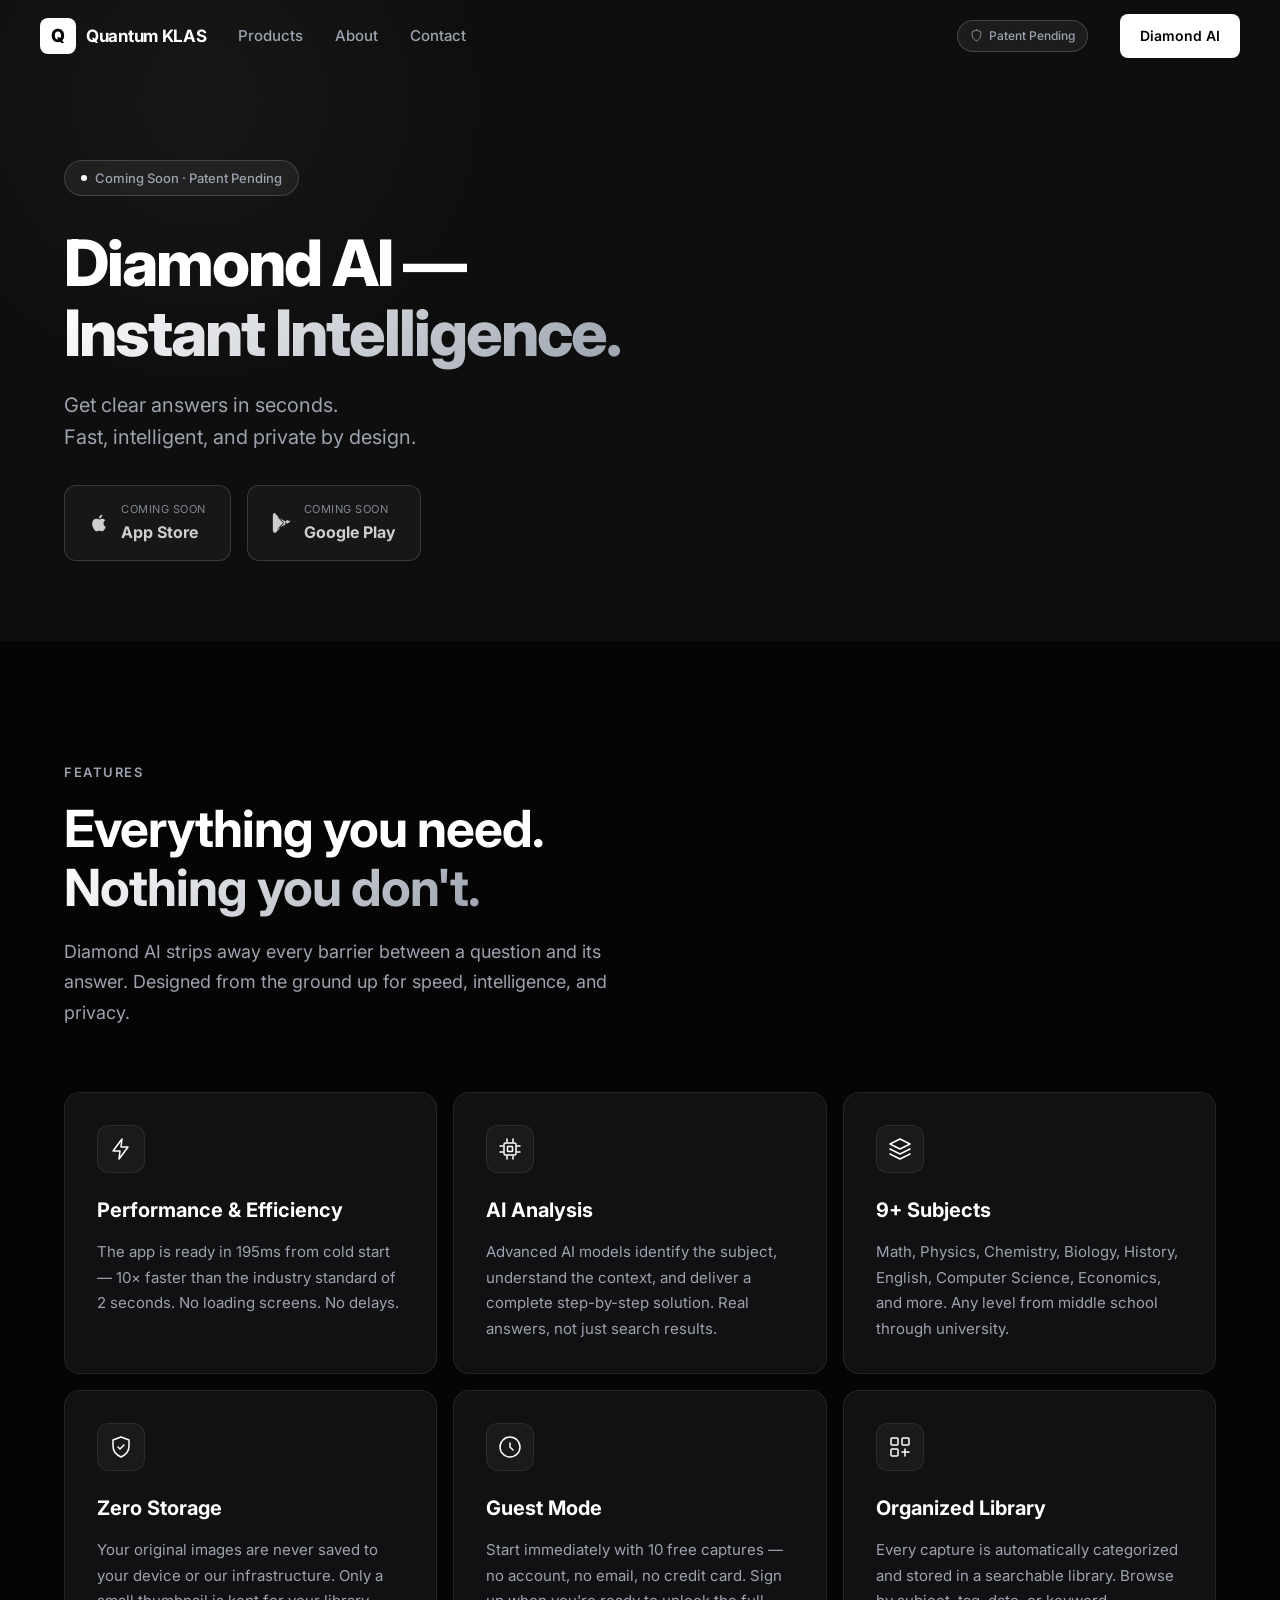
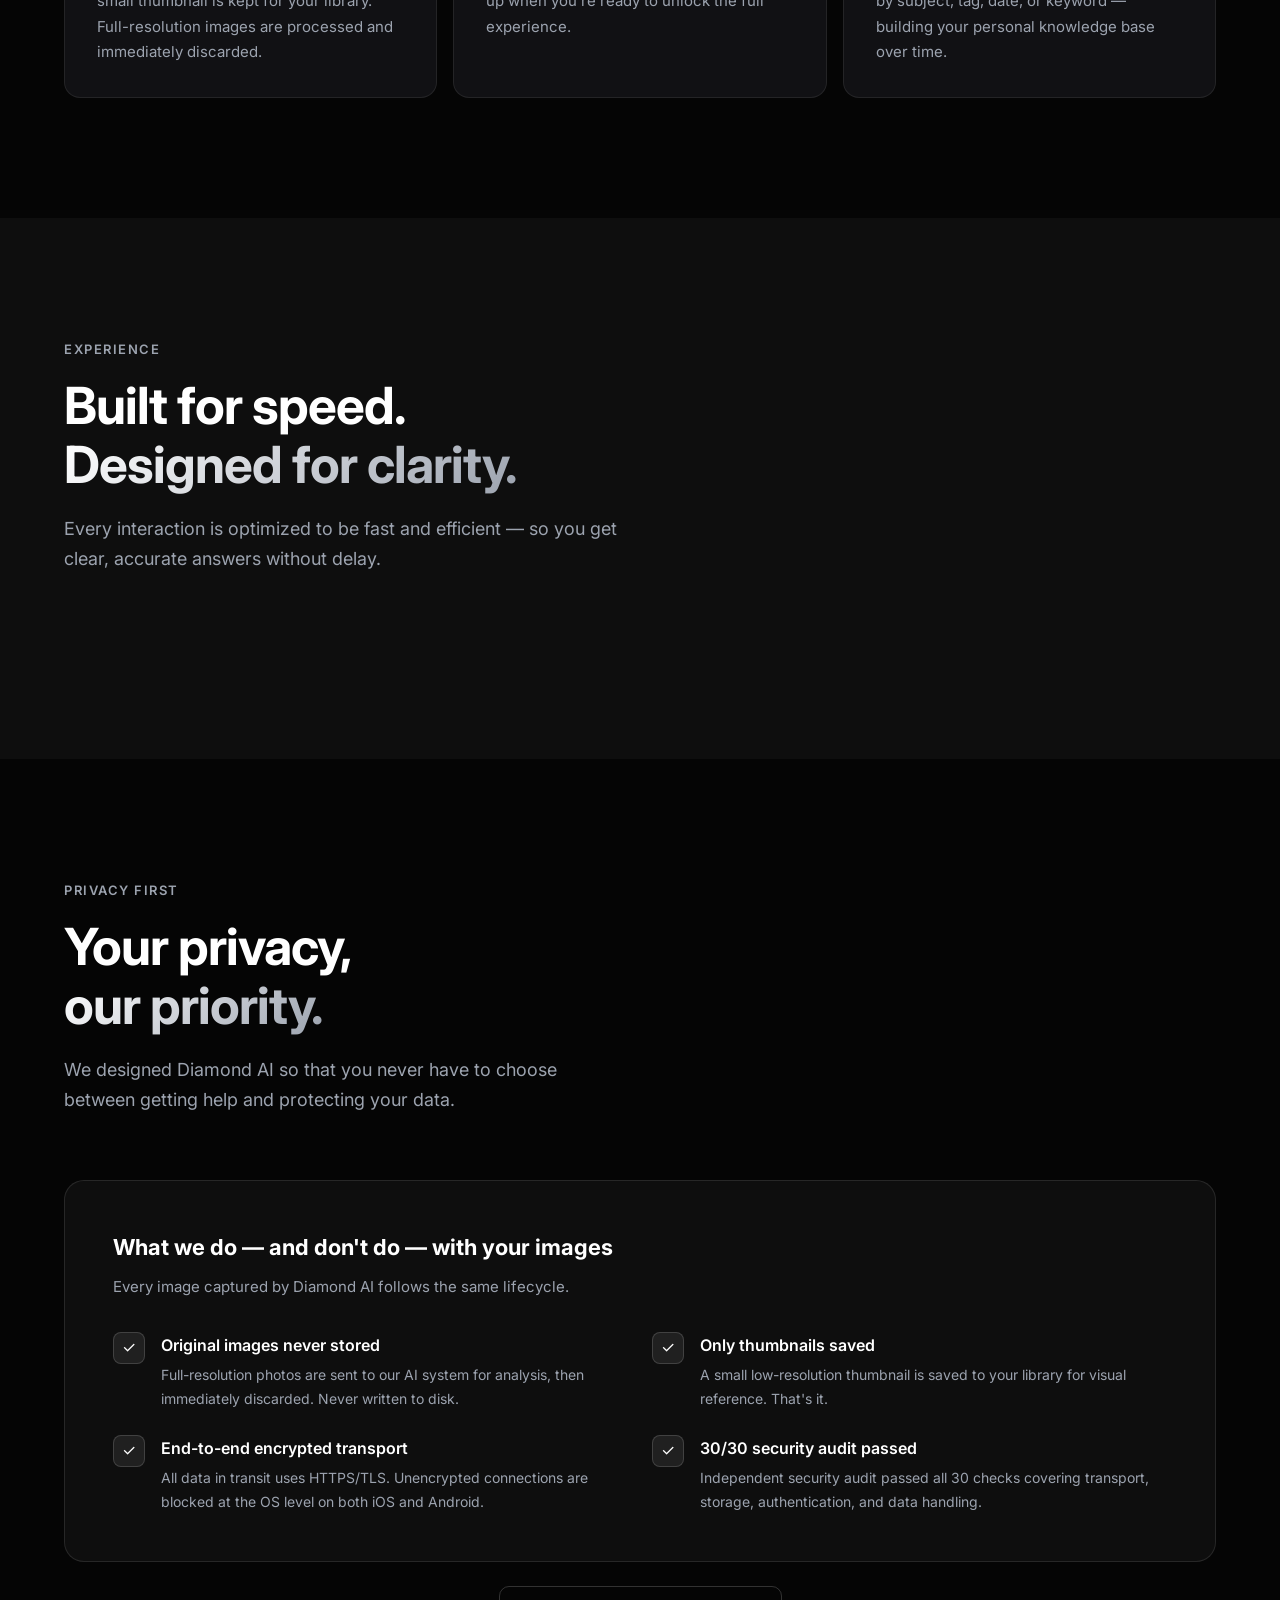
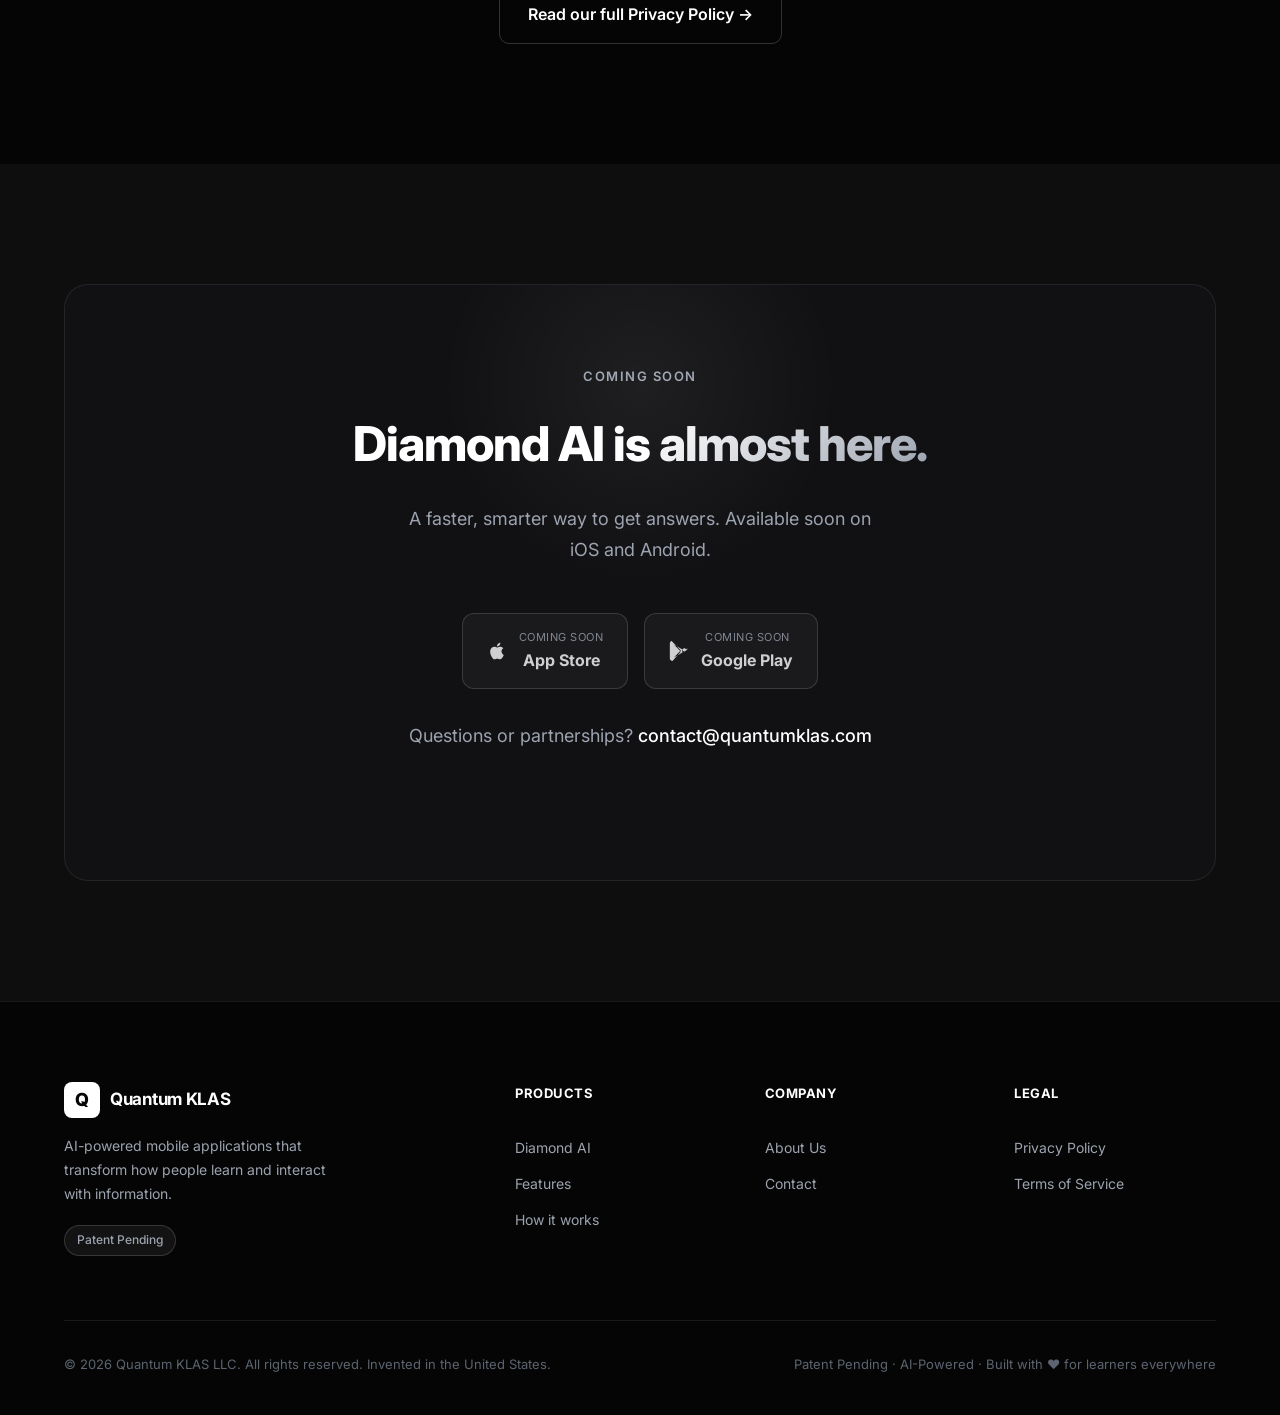
<file: product.html>
<!DOCTYPE html>
<html lang="en">
<head>
  <meta charset="UTF-8">
  <meta name="viewport" content="width=device-width, initial-scale=1.0">
  <meta name="description" content="Diamond AI — AI-powered answers in seconds. Fast, intelligent, and privacy-first. Available soon on iOS and Android.">
  <title>Diamond AI — Instant Intelligence | Quantum KLAS LLC</title>
  <link rel="preconnect" href="https://fonts.googleapis.com">
  <link href="https://fonts.googleapis.com/css2?family=Inter:wght@300;400;500;600;700;800&family=JetBrains+Mono:wght@400;500&display=swap" rel="stylesheet">
  <link rel="stylesheet" href="css/style.css">
  <link rel="canonical" href="https://quantumklas.com/product.html">
  <meta http-equiv="X-Content-Type-Options" content="nosniff">
  <meta http-equiv="X-Frame-Options" content="DENY">
  <meta http-equiv="Referrer-Policy" content="strict-origin-when-cross-origin">
</head>
<body>

<!-- NAVIGATION -->
<nav class="nav" id="nav">
  <div class="nav-container">
    <a href="/" class="nav-logo">
      <span class="logo-q">Q</span>
      <span class="logo-text">Quantum KLAS</span>
    </a>
    <div class="nav-links">
      <a href="/product.html">Products</a>
      <a href="/about.html">About</a>
      <a href="mailto:contact@quantumklas.com">Contact</a>
    </div>
    <div class="nav-patent-badge">
      <svg viewBox="0 0 24 24" fill="none" stroke="currentColor" stroke-width="1.5" stroke-linecap="round" stroke-linejoin="round">
        <path d="M12 2 4 5v6c0 5 3.5 9 8 11 4.5-2 8-6 8-11V5l-8-3z"/>
      </svg>
      Patent Pending
    </div>
    <a href="/product.html" class="nav-cta">Diamond AI</a>
    <button class="nav-mobile-btn" id="mobileBtn">
      <span></span><span></span><span></span>
    </button>
  </div>
  <div class="nav-mobile-menu" id="mobileMenu">
    <a href="/product.html">Products</a>
    <a href="/about.html">About</a>
    <a href="mailto:contact@quantumklas.com">Contact</a>
  </div>
</nav>

<!-- HERO -->
<section class="page-hero">
  <div class="container">
    <div class="hero-badge">
      <span class="badge-dot"></span>
      Coming Soon · Patent Pending
    </div>
    <h1 class="page-hero-heading">
      Diamond AI —<br>
      <span class="gradient-text">Instant Intelligence.</span>
    </h1>
    <p class="page-hero-sub">
      Get clear answers in seconds.<br>
      Fast, intelligent, and private by design.
    </p>
    <div class="hero-cta" style="margin-top:32px;margin-bottom:0">
      <div class="store-btn" style="cursor:default">
        <svg width="20" height="20" viewBox="0 0 24 24" fill="currentColor">
          <path d="M18.71 19.5c-.83 1.24-1.71 2.45-3.05 2.47-1.34.03-1.77-.79-3.29-.79-1.53 0-2 .77-3.27.82-1.31.05-2.3-1.32-3.14-2.53C4.25 17 2.94 12.45 4.7 9.39c.87-1.52 2.43-2.48 4.12-2.51 1.28-.02 2.5.87 3.29.87.78 0 2.26-1.07 3.8-.91.65.03 2.47.26 3.64 1.98-.09.06-2.17 1.28-2.15 3.81.03 3.02 2.65 4.03 2.68 4.04-.03.07-.42 1.44-1.38 2.83M13 3.5c.73-.83 1.94-1.46 2.94-1.5.13 1.17-.34 2.35-1.04 3.19-.69.85-1.83 1.51-2.95 1.42-.15-1.15.41-2.35 1.05-3.11z"/>
        </svg>
        <div>
          <div class="store-label">Coming Soon</div>
          <div class="store-name">App Store</div>
        </div>
      </div>
      <div class="store-btn" style="cursor:default">
        <svg width="20" height="20" viewBox="0 0 24 24" fill="currentColor">
          <path d="M3.18 23.76c.3.17.64.24.99.2L14.9 12 3.18.04c-.35-.04-.69.03-.99.2C1.59.93 1 1.7 1 2.59v18.82c0 .89.59 1.66 2.18 2.35zM16.54 13.64L5.8 19.73l8.86-8.87 1.88 2.78zM21.4 10.29L18.1 8.4l-2.18 2.18 2.18 2.18 3.33-1.92c.95-.55.95-1.44-.03-2zM5.8 4.27l10.74 6.09-1.88 2.78L5.8 4.27z"/>
        </svg>
        <div>
          <div class="store-label">Coming Soon</div>
          <div class="store-name">Google Play</div>
        </div>
      </div>
    </div>
  </div>
</section>

<!-- FEATURES -->
<section class="section" id="features">
  <div class="container">
    <div class="section-label">Features</div>
    <h2 class="section-heading">Everything you need.<br><span class="gradient-text">Nothing you don't.</span></h2>
    <p class="section-sub">Diamond AI strips away every barrier between a question and its answer. Designed from the ground up for speed, intelligence, and privacy.</p>
    <div class="features-grid">
      <div class="feature-card">
        <div class="feature-icon">
          <svg viewBox="0 0 24 24" fill="none" stroke="currentColor" stroke-width="1.5" stroke-linecap="round" stroke-linejoin="round">
            <path d="M13 2 4 14h7l-1 8 9-12h-7l1-8z"/>
          </svg>
        </div>
        <h3>Performance &amp; Efficiency</h3>
        <p>The app is ready in 195ms from cold start — 10× faster than the industry standard of 2 seconds. No loading screens. No delays.</p>
      </div>
      <div class="feature-card">
        <div class="feature-icon">
          <svg viewBox="0 0 24 24" fill="none" stroke="currentColor" stroke-width="1.5" stroke-linecap="round" stroke-linejoin="round">
            <rect x="6" y="6" width="12" height="12" rx="1.5"/>
            <path d="M9 2v3M15 2v3M9 19v3M15 19v3M2 9h3M2 15h3M19 9h3M19 15h3"/>
            <rect x="9.5" y="9.5" width="5" height="5" rx="0.5"/>
          </svg>
        </div>
        <h3>AI Analysis</h3>
        <p>Advanced AI models identify the subject, understand the context, and deliver a complete step-by-step solution. Real answers, not just search results.</p>
      </div>
      <div class="feature-card">
        <div class="feature-icon">
          <svg viewBox="0 0 24 24" fill="none" stroke="currentColor" stroke-width="1.5" stroke-linecap="round" stroke-linejoin="round">
            <path d="M12 2 2 7l10 5 10-5-10-5z"/>
            <path d="M2 12l10 5 10-5"/>
            <path d="M2 17l10 5 10-5"/>
          </svg>
        </div>
        <h3>9+ Subjects</h3>
        <p>Math, Physics, Chemistry, Biology, History, English, Computer Science, Economics, and more. Any level from middle school through university.</p>
      </div>
      <div class="feature-card">
        <div class="feature-icon">
          <svg viewBox="0 0 24 24" fill="none" stroke="currentColor" stroke-width="1.5" stroke-linecap="round" stroke-linejoin="round">
            <path d="M12 2 4 5v6c0 5 3.5 9 8 11 4.5-2 8-6 8-11V5l-8-3z"/>
            <path d="M9 12l2 2 4-4"/>
          </svg>
        </div>
        <h3>Zero Storage</h3>
        <p>Your original images are never saved to your device or our infrastructure. Only a small thumbnail is kept for your library. Full-resolution images are processed and immediately discarded.</p>
      </div>
      <div class="feature-card">
        <div class="feature-icon">
          <svg viewBox="0 0 24 24" fill="none" stroke="currentColor" stroke-width="1.5" stroke-linecap="round" stroke-linejoin="round">
            <circle cx="12" cy="12" r="10"/>
            <path d="M12 8v4l3 3"/>
          </svg>
        </div>
        <h3>Guest Mode</h3>
        <p>Start immediately with 10 free captures — no account, no email, no credit card. Sign up when you're ready to unlock the full experience.</p>
      </div>
      <div class="feature-card">
        <div class="feature-icon">
          <svg viewBox="0 0 24 24" fill="none" stroke="currentColor" stroke-width="1.5" stroke-linecap="round" stroke-linejoin="round">
            <rect x="3" y="3" width="7" height="7" rx="1"/>
            <rect x="14" y="3" width="7" height="7" rx="1"/>
            <rect x="3" y="14" width="7" height="7" rx="1"/>
            <path d="M14 17h7M17 14v7"/>
          </svg>
        </div>
        <h3>Organized Library</h3>
        <p>Every capture is automatically categorized and stored in a searchable library. Browse by subject, tag, date, or keyword — building your personal knowledge base over time.</p>
      </div>
    </div>
  </div>
</section>

<!-- EXPERIENCE -->
<section class="section section-dark" id="how">
  <div class="container">
    <div class="section-label">Experience</div>
    <h2 class="section-heading">
      Built for speed.<br>
      <span class="gradient-text">Designed for clarity.</span>
    </h2>
    <p class="section-sub">
      Every interaction is optimized to be fast and efficient — so you get clear, accurate answers without delay.
    </p>
  </div>
</section>

<!-- PRIVACY -->
<section class="section" id="privacy">
  <div class="container">
    <div class="section-label">Privacy First</div>
    <h2 class="section-heading">Your privacy,<br><span class="gradient-text">our priority.</span></h2>
    <p class="section-sub">We designed Diamond AI so that you never have to choose between getting help and protecting your data.</p>
    <div class="privacy-banner">
      <h3 style="font-size:22px;font-weight:700;margin-bottom:8px;">What we do — and don't do — with your images</h3>
      <p style="color:var(--text-secondary);font-size:15px;margin-bottom:0;">Every image captured by Diamond AI follows the same lifecycle.</p>
      <div class="privacy-items">
        <div class="privacy-item">
          <div class="privacy-check">✓</div>
          <div>
            <h4>Original images never stored</h4>
            <p>Full-resolution photos are sent to our AI system for analysis, then immediately discarded. Never written to disk.</p>
          </div>
        </div>
        <div class="privacy-item">
          <div class="privacy-check">✓</div>
          <div>
            <h4>Only thumbnails saved</h4>
            <p>A small low-resolution thumbnail is saved to your library for visual reference. That's it.</p>
          </div>
        </div>
        <div class="privacy-item">
          <div class="privacy-check">✓</div>
          <div>
            <h4>End-to-end encrypted transport</h4>
            <p>All data in transit uses HTTPS/TLS. Unencrypted connections are blocked at the OS level on both iOS and Android.</p>
          </div>
        </div>
        <div class="privacy-item">
          <div class="privacy-check">✓</div>
          <div>
            <h4>30/30 security audit passed</h4>
            <p>Independent security audit passed all 30 checks covering transport, storage, authentication, and data handling.</p>
          </div>
        </div>
      </div>
    </div>
    <div style="margin-top:24px;text-align:center">
      <a href="/privacy.html" class="btn-secondary" style="display:inline-flex">Read our full Privacy Policy →</a>
    </div>
  </div>
</section>

<!-- CTA -->
<section class="cta-section">
  <div class="container">
    <div class="cta-box">
      <div class="cta-orb"></div>
      <div class="section-label">Coming Soon</div>
      <h2>Diamond AI is <span class="gradient-text">almost here.</span></h2>
      <p>A faster, smarter way to get answers. Available soon on iOS and Android.</p>
      <div class="store-buttons">
        <div class="store-btn">
          <svg width="20" height="20" viewBox="0 0 24 24" fill="currentColor">
            <path d="M18.71 19.5c-.83 1.24-1.71 2.45-3.05 2.47-1.34.03-1.77-.79-3.29-.79-1.53 0-2 .77-3.27.82-1.31.05-2.3-1.32-3.14-2.53C4.25 17 2.94 12.45 4.7 9.39c.87-1.52 2.43-2.48 4.12-2.51 1.28-.02 2.5.87 3.29.87.78 0 2.26-1.07 3.8-.91.65.03 2.47.26 3.64 1.98-.09.06-2.17 1.28-2.15 3.81.03 3.02 2.65 4.03 2.68 4.04-.03.07-.42 1.44-1.38 2.83M13 3.5c.73-.83 1.94-1.46 2.94-1.5.13 1.17-.34 2.35-1.04 3.19-.69.85-1.83 1.51-2.95 1.42-.15-1.15.41-2.35 1.05-3.11z"/>
          </svg>
          <div>
            <div class="store-label">Coming Soon</div>
            <div class="store-name">App Store</div>
          </div>
        </div>
        <div class="store-btn">
          <svg width="20" height="20" viewBox="0 0 24 24" fill="currentColor">
            <path d="M3.18 23.76c.3.17.64.24.99.2L14.9 12 3.18.04c-.35-.04-.69.03-.99.2C1.59.93 1 1.7 1 2.59v18.82c0 .89.59 1.66 2.18 2.35zM16.54 13.64L5.8 19.73l8.86-8.87 1.88 2.78zM21.4 10.29L18.1 8.4l-2.18 2.18 2.18 2.18 3.33-1.92c.95-.55.95-1.44-.03-2zM5.8 4.27l10.74 6.09-1.88 2.78L5.8 4.27z"/>
          </svg>
          <div>
            <div class="store-label">Coming Soon</div>
            <div class="store-name">Google Play</div>
          </div>
        </div>
      </div>
      <p class="cta-contact">Questions or partnerships? <a href="mailto:contact@quantumklas.com">contact@quantumklas.com</a></p>
    </div>
  </div>
</section>

<!-- FOOTER -->
<footer class="footer">
  <div class="container">
    <div class="footer-grid">
      <div class="footer-brand">
        <div class="nav-logo">
          <span class="logo-q">Q</span>
          <span class="logo-text">Quantum KLAS</span>
        </div>
        <p>AI-powered mobile applications that transform how people learn and interact with information.</p>
        <div class="footer-badge">Patent Pending</div>
      </div>
      <div class="footer-col">
        <div class="footer-heading">Products</div>
        <a href="/product.html">Diamond AI</a>
        <a href="/product.html#features">Features</a>
        <a href="/product.html#how">How it works</a>
      </div>
      <div class="footer-col">
        <div class="footer-heading">Company</div>
        <a href="/about.html">About Us</a>
        <a href="mailto:contact@quantumklas.com">Contact</a>
      </div>
      <div class="footer-col">
        <div class="footer-heading">Legal</div>
        <a href="/privacy.html">Privacy Policy</a>
        <a href="/terms.html">Terms of Service</a>
      </div>
    </div>
    <div class="footer-bottom">
      <div>© 2026 Quantum KLAS LLC. All rights reserved. Invented in the United States.</div>
      <div class="footer-legal">Patent Pending · AI-Powered · Built with ♥ for learners everywhere</div>
    </div>
  </div>
</footer>

<script src="js/main.js"></script>
</body>
</html>
</file>
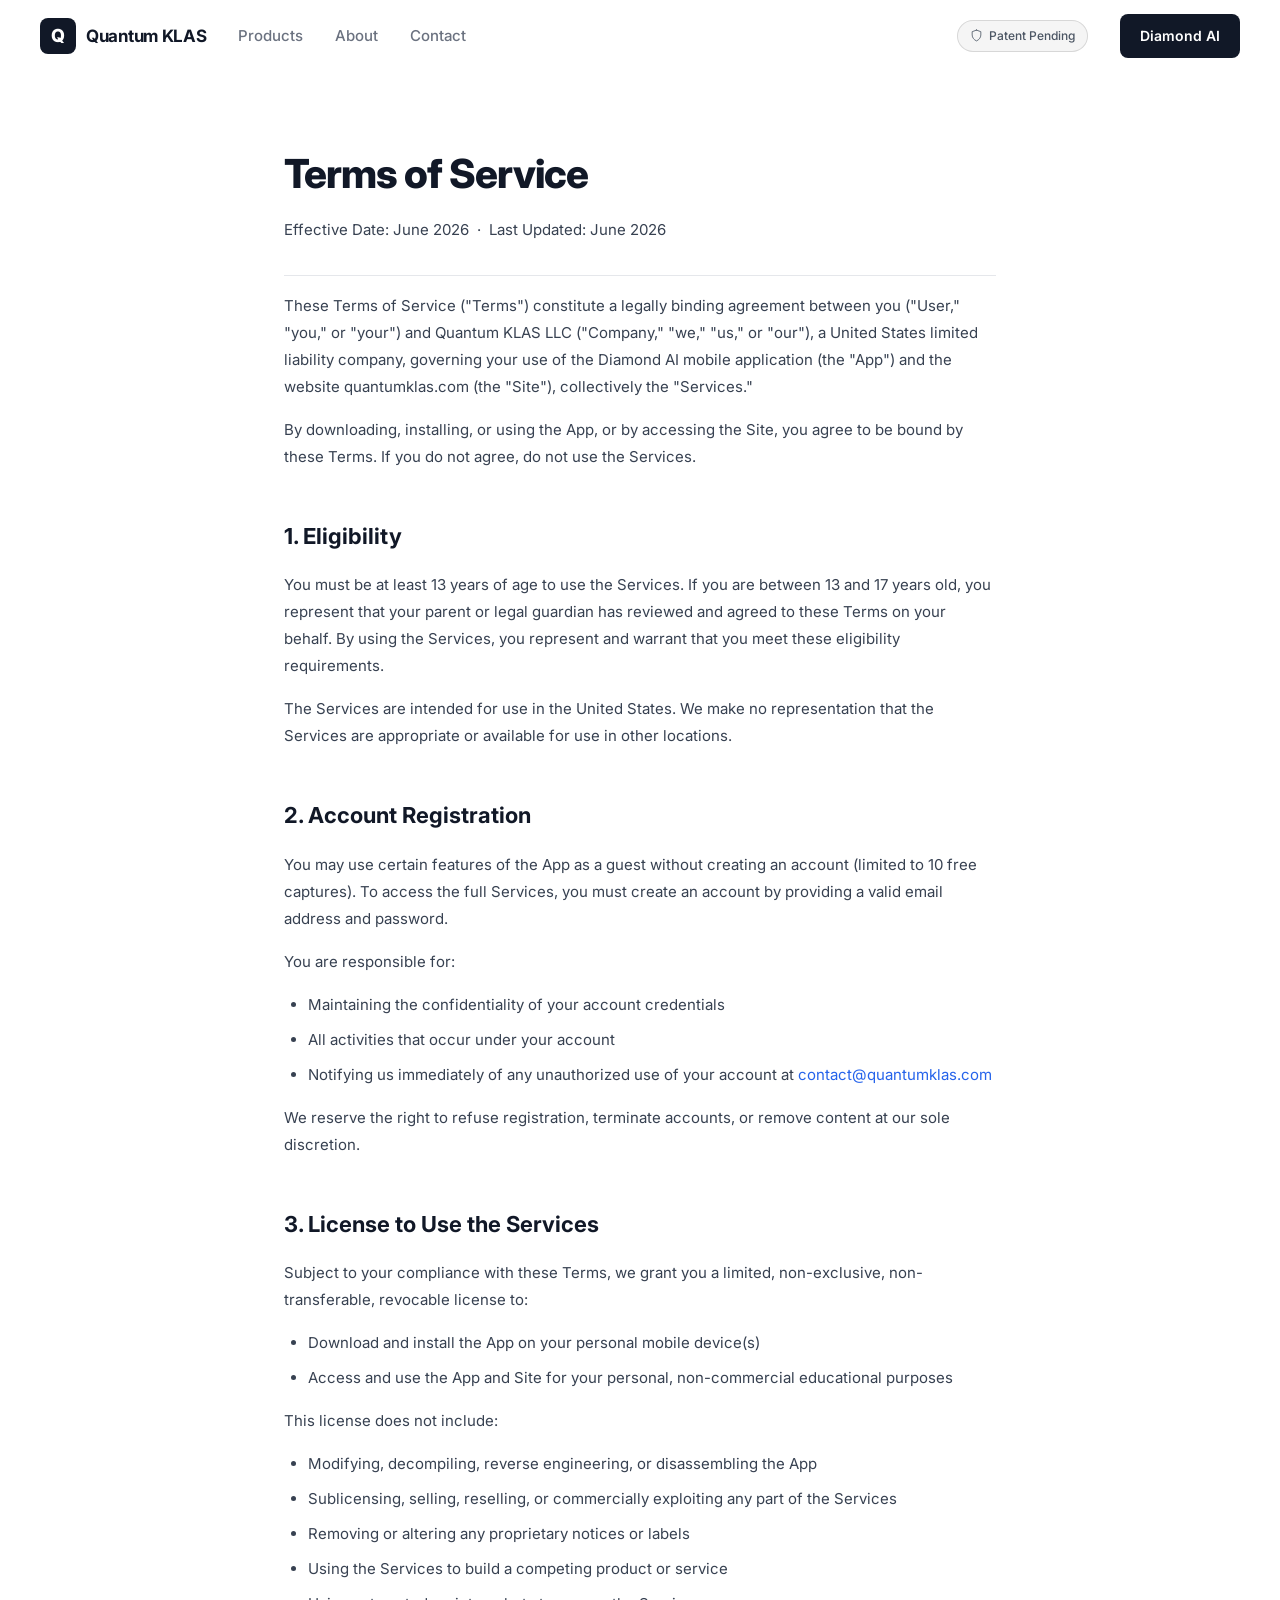
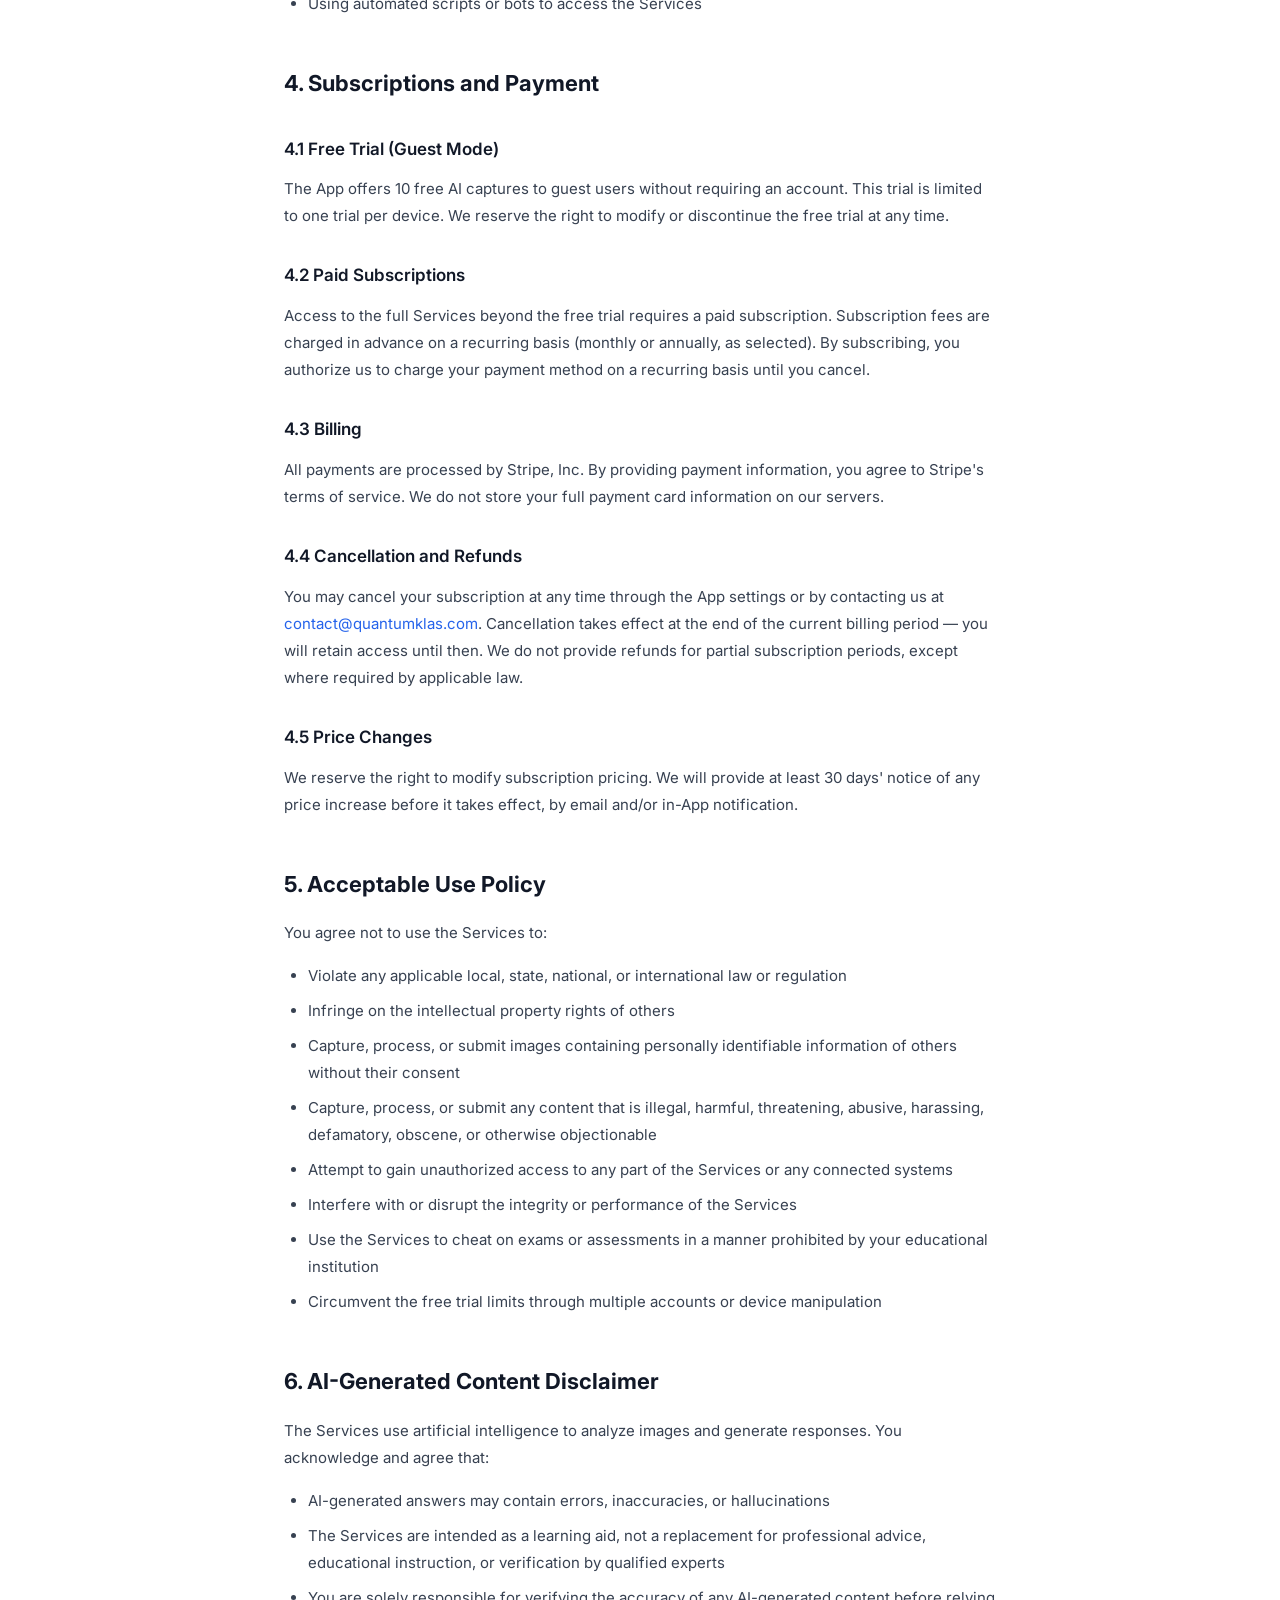
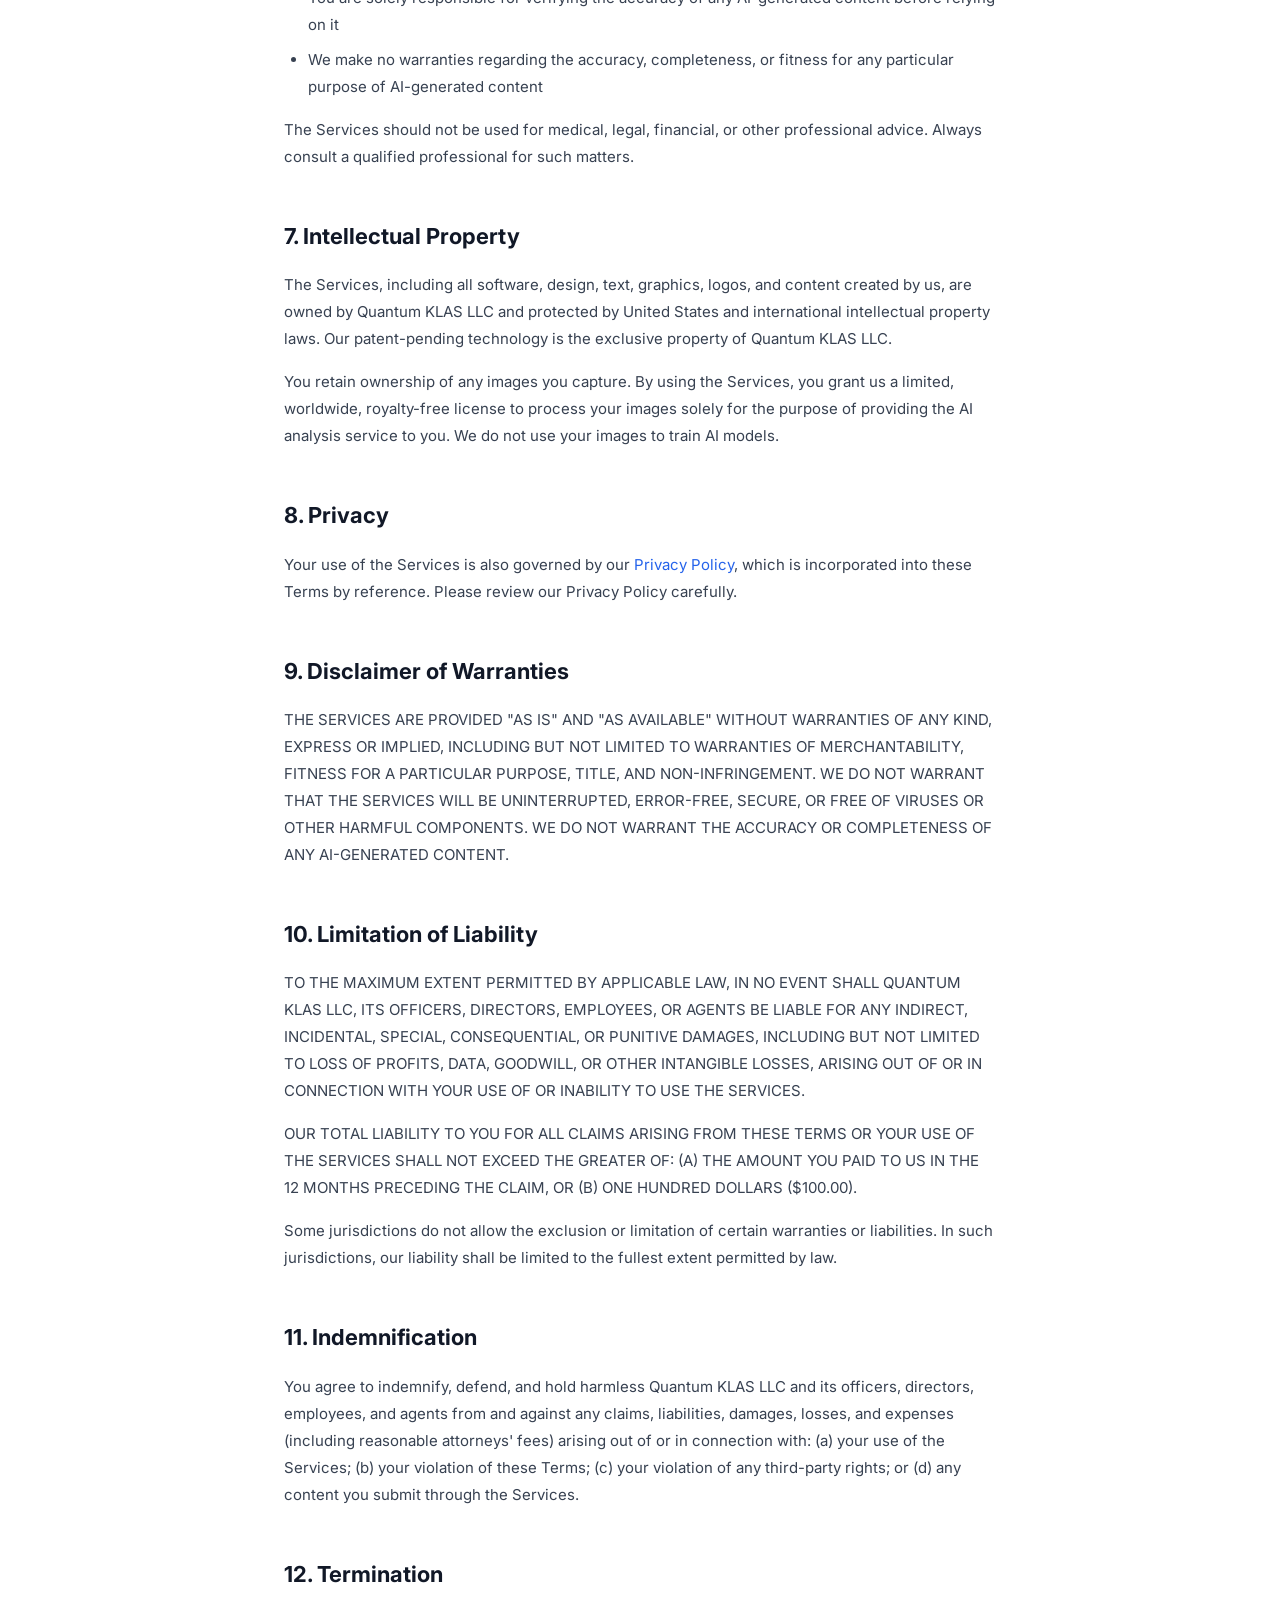
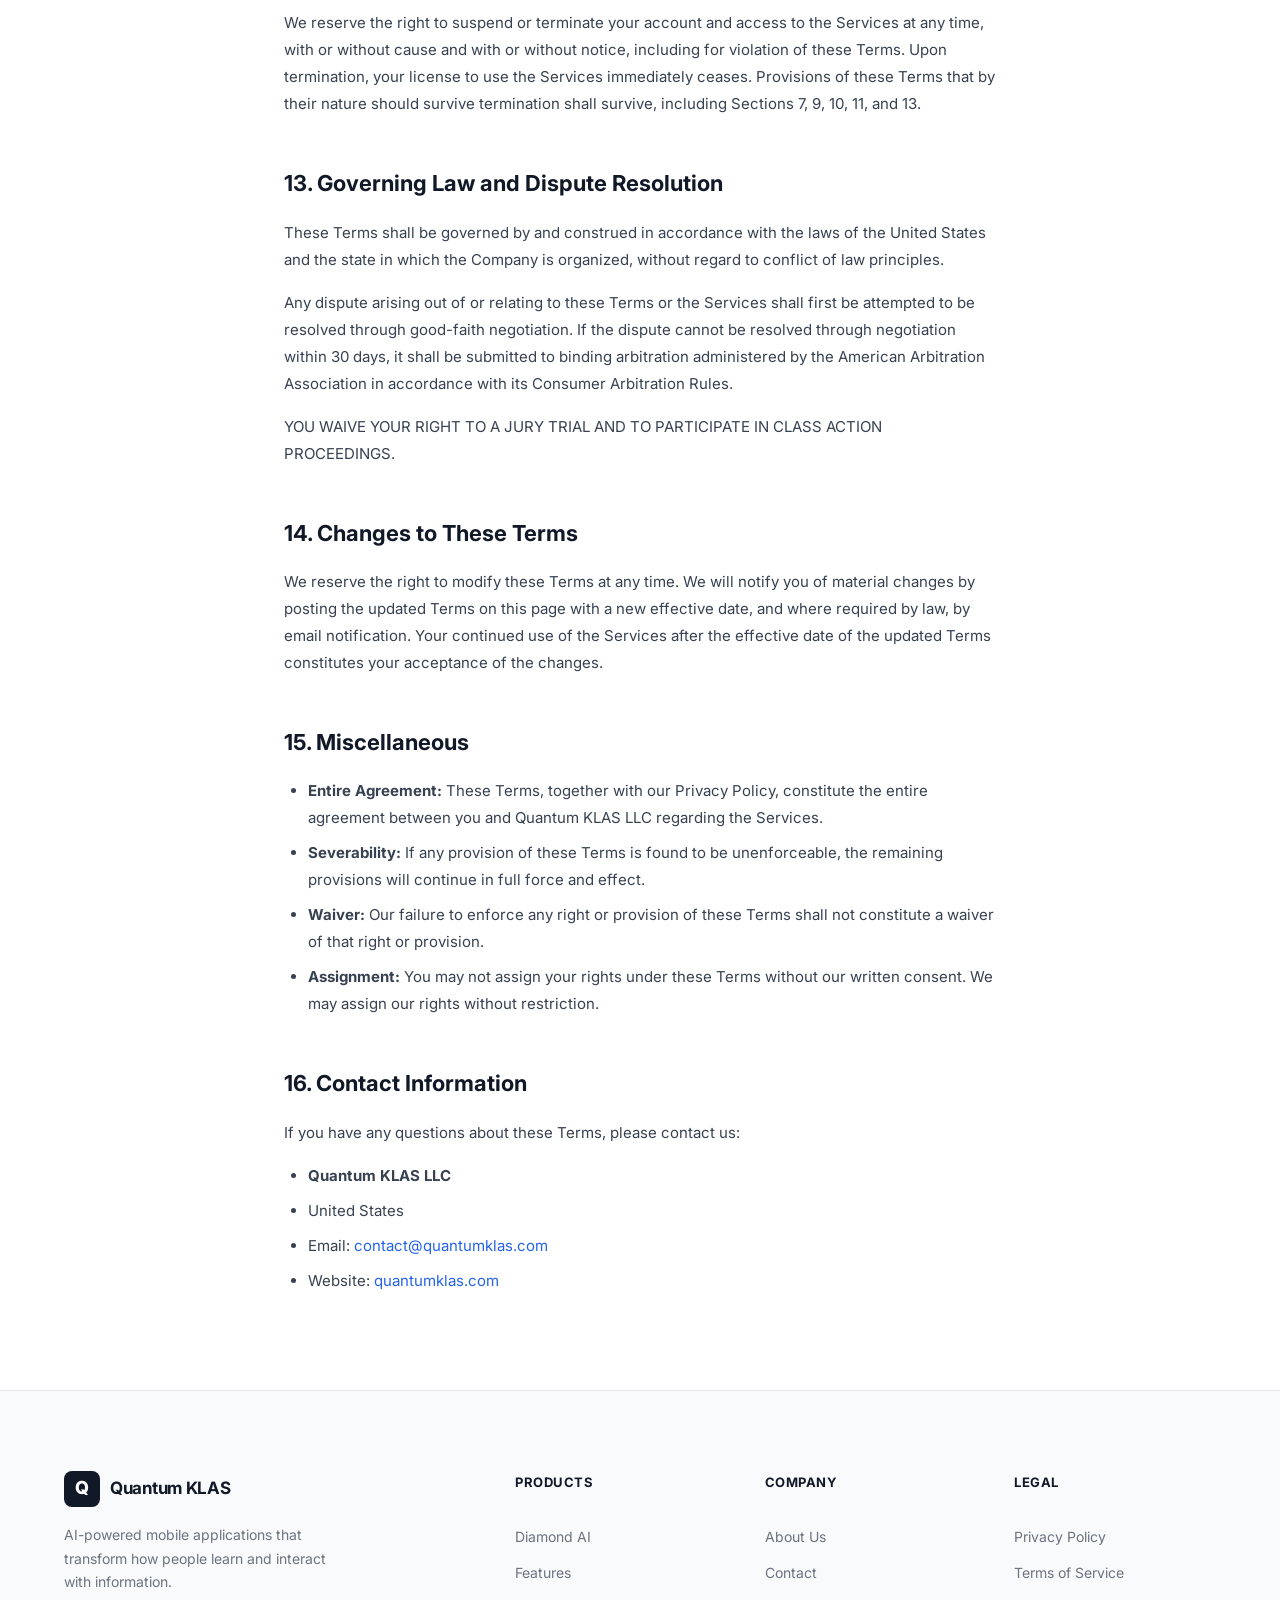
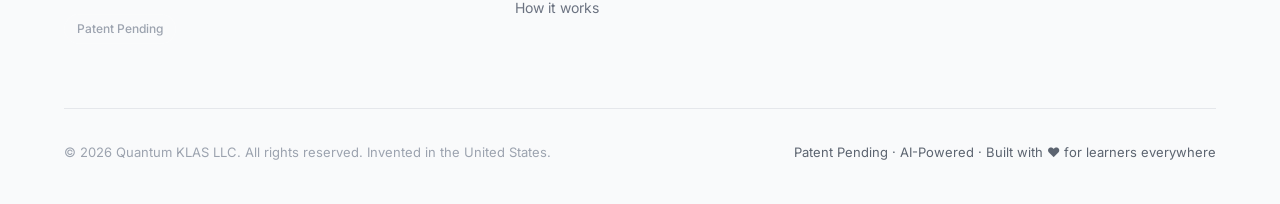
<file: terms.html>
<!DOCTYPE html>
<html lang="en">
<head>
  <meta charset="UTF-8">
  <meta name="viewport" content="width=device-width, initial-scale=1.0">
  <meta name="description" content="Terms of Service — Quantum KLAS LLC and Diamond AI.">
  <title>Terms of Service — Quantum KLAS LLC</title>
  <link rel="preconnect" href="https://fonts.googleapis.com">
  <link href="https://fonts.googleapis.com/css2?family=Inter:wght@300;400;500;600;700;800&family=JetBrains+Mono:wght@400;500&display=swap" rel="stylesheet">
  <link rel="stylesheet" href="css/style.css">
  <link rel="canonical" href="https://quantumklas.com/terms.html">
  <meta http-equiv="X-Content-Type-Options" content="nosniff">
  <meta http-equiv="X-Frame-Options" content="DENY">
  <meta http-equiv="Referrer-Policy" content="strict-origin-when-cross-origin">
</head>
<body class="page-legal">

<!-- NAVIGATION -->
<nav class="nav" id="nav">
  <div class="nav-container">
    <a href="/" class="nav-logo">
      <span class="logo-q">Q</span>
      <span class="logo-text">Quantum KLAS</span>
    </a>
    <div class="nav-links">
      <a href="/product.html">Products</a>
      <a href="/about.html">About</a>
      <a href="mailto:contact@quantumklas.com">Contact</a>
    </div>
    <div class="nav-patent-badge">
      <svg viewBox="0 0 24 24" fill="none" stroke="currentColor" stroke-width="1.5" stroke-linecap="round" stroke-linejoin="round">
        <path d="M12 2 4 5v6c0 5 3.5 9 8 11 4.5-2 8-6 8-11V5l-8-3z"/>
      </svg>
      Patent Pending
    </div>
    <a href="/product.html" class="nav-cta">Diamond AI</a>
    <button class="nav-mobile-btn" id="mobileBtn">
      <span></span><span></span><span></span>
    </button>
  </div>
  <div class="nav-mobile-menu" id="mobileMenu">
    <a href="/product.html">Products</a>
    <a href="/about.html">About</a>
    <a href="mailto:contact@quantumklas.com">Contact</a>
  </div>
</nav>

<div class="legal-content">
  <h1>Terms of Service</h1>
  <p class="legal-date">Effective Date: June 2026 &nbsp;·&nbsp; Last Updated: June 2026</p>

  <p>These Terms of Service ("Terms") constitute a legally binding agreement between you ("User," "you," or "your") and Quantum KLAS LLC ("Company," "we," "us," or "our"), a United States limited liability company, governing your use of the Diamond AI mobile application (the "App") and the website quantumklas.com (the "Site"), collectively the "Services."</p>
  <p>By downloading, installing, or using the App, or by accessing the Site, you agree to be bound by these Terms. If you do not agree, do not use the Services.</p>

  <h2>1. Eligibility</h2>
  <p>You must be at least 13 years of age to use the Services. If you are between 13 and 17 years old, you represent that your parent or legal guardian has reviewed and agreed to these Terms on your behalf. By using the Services, you represent and warrant that you meet these eligibility requirements.</p>
  <p>The Services are intended for use in the United States. We make no representation that the Services are appropriate or available for use in other locations.</p>

  <h2>2. Account Registration</h2>
  <p>You may use certain features of the App as a guest without creating an account (limited to 10 free captures). To access the full Services, you must create an account by providing a valid email address and password.</p>
  <p>You are responsible for:</p>
  <ul>
    <li>Maintaining the confidentiality of your account credentials</li>
    <li>All activities that occur under your account</li>
    <li>Notifying us immediately of any unauthorized use of your account at <a href="mailto:contact@quantumklas.com">contact@quantumklas.com</a></li>
  </ul>
  <p>We reserve the right to refuse registration, terminate accounts, or remove content at our sole discretion.</p>

  <h2>3. License to Use the Services</h2>
  <p>Subject to your compliance with these Terms, we grant you a limited, non-exclusive, non-transferable, revocable license to:</p>
  <ul>
    <li>Download and install the App on your personal mobile device(s)</li>
    <li>Access and use the App and Site for your personal, non-commercial educational purposes</li>
  </ul>
  <p>This license does not include:</p>
  <ul>
    <li>Modifying, decompiling, reverse engineering, or disassembling the App</li>
    <li>Sublicensing, selling, reselling, or commercially exploiting any part of the Services</li>
    <li>Removing or altering any proprietary notices or labels</li>
    <li>Using the Services to build a competing product or service</li>
    <li>Using automated scripts or bots to access the Services</li>
  </ul>

  <h2>4. Subscriptions and Payment</h2>

  <h3>4.1 Free Trial (Guest Mode)</h3>
  <p>The App offers 10 free AI captures to guest users without requiring an account. This trial is limited to one trial per device. We reserve the right to modify or discontinue the free trial at any time.</p>

  <h3>4.2 Paid Subscriptions</h3>
  <p>Access to the full Services beyond the free trial requires a paid subscription. Subscription fees are charged in advance on a recurring basis (monthly or annually, as selected). By subscribing, you authorize us to charge your payment method on a recurring basis until you cancel.</p>

  <h3>4.3 Billing</h3>
  <p>All payments are processed by Stripe, Inc. By providing payment information, you agree to Stripe's terms of service. We do not store your full payment card information on our servers.</p>

  <h3>4.4 Cancellation and Refunds</h3>
  <p>You may cancel your subscription at any time through the App settings or by contacting us at <a href="mailto:contact@quantumklas.com">contact@quantumklas.com</a>. Cancellation takes effect at the end of the current billing period — you will retain access until then. We do not provide refunds for partial subscription periods, except where required by applicable law.</p>

  <h3>4.5 Price Changes</h3>
  <p>We reserve the right to modify subscription pricing. We will provide at least 30 days' notice of any price increase before it takes effect, by email and/or in-App notification.</p>

  <h2>5. Acceptable Use Policy</h2>
  <p>You agree not to use the Services to:</p>
  <ul>
    <li>Violate any applicable local, state, national, or international law or regulation</li>
    <li>Infringe on the intellectual property rights of others</li>
    <li>Capture, process, or submit images containing personally identifiable information of others without their consent</li>
    <li>Capture, process, or submit any content that is illegal, harmful, threatening, abusive, harassing, defamatory, obscene, or otherwise objectionable</li>
    <li>Attempt to gain unauthorized access to any part of the Services or any connected systems</li>
    <li>Interfere with or disrupt the integrity or performance of the Services</li>
    <li>Use the Services to cheat on exams or assessments in a manner prohibited by your educational institution</li>
    <li>Circumvent the free trial limits through multiple accounts or device manipulation</li>
  </ul>

  <h2>6. AI-Generated Content Disclaimer</h2>
  <p>The Services use artificial intelligence to analyze images and generate responses. You acknowledge and agree that:</p>
  <ul>
    <li>AI-generated answers may contain errors, inaccuracies, or hallucinations</li>
    <li>The Services are intended as a learning aid, not a replacement for professional advice, educational instruction, or verification by qualified experts</li>
    <li>You are solely responsible for verifying the accuracy of any AI-generated content before relying on it</li>
    <li>We make no warranties regarding the accuracy, completeness, or fitness for any particular purpose of AI-generated content</li>
  </ul>
  <p>The Services should not be used for medical, legal, financial, or other professional advice. Always consult a qualified professional for such matters.</p>

  <h2>7. Intellectual Property</h2>
  <p>The Services, including all software, design, text, graphics, logos, and content created by us, are owned by Quantum KLAS LLC and protected by United States and international intellectual property laws. Our patent-pending technology is the exclusive property of Quantum KLAS LLC.</p>
  <p>You retain ownership of any images you capture. By using the Services, you grant us a limited, worldwide, royalty-free license to process your images solely for the purpose of providing the AI analysis service to you. We do not use your images to train AI models.</p>

  <h2>8. Privacy</h2>
  <p>Your use of the Services is also governed by our <a href="/privacy.html">Privacy Policy</a>, which is incorporated into these Terms by reference. Please review our Privacy Policy carefully.</p>

  <h2>9. Disclaimer of Warranties</h2>
  <p>THE SERVICES ARE PROVIDED "AS IS" AND "AS AVAILABLE" WITHOUT WARRANTIES OF ANY KIND, EXPRESS OR IMPLIED, INCLUDING BUT NOT LIMITED TO WARRANTIES OF MERCHANTABILITY, FITNESS FOR A PARTICULAR PURPOSE, TITLE, AND NON-INFRINGEMENT. WE DO NOT WARRANT THAT THE SERVICES WILL BE UNINTERRUPTED, ERROR-FREE, SECURE, OR FREE OF VIRUSES OR OTHER HARMFUL COMPONENTS. WE DO NOT WARRANT THE ACCURACY OR COMPLETENESS OF ANY AI-GENERATED CONTENT.</p>

  <h2>10. Limitation of Liability</h2>
  <p>TO THE MAXIMUM EXTENT PERMITTED BY APPLICABLE LAW, IN NO EVENT SHALL QUANTUM KLAS LLC, ITS OFFICERS, DIRECTORS, EMPLOYEES, OR AGENTS BE LIABLE FOR ANY INDIRECT, INCIDENTAL, SPECIAL, CONSEQUENTIAL, OR PUNITIVE DAMAGES, INCLUDING BUT NOT LIMITED TO LOSS OF PROFITS, DATA, GOODWILL, OR OTHER INTANGIBLE LOSSES, ARISING OUT OF OR IN CONNECTION WITH YOUR USE OF OR INABILITY TO USE THE SERVICES.</p>
  <p>OUR TOTAL LIABILITY TO YOU FOR ALL CLAIMS ARISING FROM THESE TERMS OR YOUR USE OF THE SERVICES SHALL NOT EXCEED THE GREATER OF: (A) THE AMOUNT YOU PAID TO US IN THE 12 MONTHS PRECEDING THE CLAIM, OR (B) ONE HUNDRED DOLLARS ($100.00).</p>
  <p>Some jurisdictions do not allow the exclusion or limitation of certain warranties or liabilities. In such jurisdictions, our liability shall be limited to the fullest extent permitted by law.</p>

  <h2>11. Indemnification</h2>
  <p>You agree to indemnify, defend, and hold harmless Quantum KLAS LLC and its officers, directors, employees, and agents from and against any claims, liabilities, damages, losses, and expenses (including reasonable attorneys' fees) arising out of or in connection with: (a) your use of the Services; (b) your violation of these Terms; (c) your violation of any third-party rights; or (d) any content you submit through the Services.</p>

  <h2>12. Termination</h2>
  <p>We reserve the right to suspend or terminate your account and access to the Services at any time, with or without cause and with or without notice, including for violation of these Terms. Upon termination, your license to use the Services immediately ceases. Provisions of these Terms that by their nature should survive termination shall survive, including Sections 7, 9, 10, 11, and 13.</p>

  <h2>13. Governing Law and Dispute Resolution</h2>
  <p>These Terms shall be governed by and construed in accordance with the laws of the United States and the state in which the Company is organized, without regard to conflict of law principles.</p>
  <p>Any dispute arising out of or relating to these Terms or the Services shall first be attempted to be resolved through good-faith negotiation. If the dispute cannot be resolved through negotiation within 30 days, it shall be submitted to binding arbitration administered by the American Arbitration Association in accordance with its Consumer Arbitration Rules.</p>
  <p>YOU WAIVE YOUR RIGHT TO A JURY TRIAL AND TO PARTICIPATE IN CLASS ACTION PROCEEDINGS.</p>

  <h2>14. Changes to These Terms</h2>
  <p>We reserve the right to modify these Terms at any time. We will notify you of material changes by posting the updated Terms on this page with a new effective date, and where required by law, by email notification. Your continued use of the Services after the effective date of the updated Terms constitutes your acceptance of the changes.</p>

  <h2>15. Miscellaneous</h2>
  <ul>
    <li><strong>Entire Agreement:</strong> These Terms, together with our Privacy Policy, constitute the entire agreement between you and Quantum KLAS LLC regarding the Services.</li>
    <li><strong>Severability:</strong> If any provision of these Terms is found to be unenforceable, the remaining provisions will continue in full force and effect.</li>
    <li><strong>Waiver:</strong> Our failure to enforce any right or provision of these Terms shall not constitute a waiver of that right or provision.</li>
    <li><strong>Assignment:</strong> You may not assign your rights under these Terms without our written consent. We may assign our rights without restriction.</li>
  </ul>

  <h2>16. Contact Information</h2>
  <p>If you have any questions about these Terms, please contact us:</p>
  <ul>
    <li><strong>Quantum KLAS LLC</strong></li>
    <li>United States</li>
    <li>Email: <a href="mailto:contact@quantumklas.com">contact@quantumklas.com</a></li>
    <li>Website: <a href="https://quantumklas.com">quantumklas.com</a></li>
  </ul>
</div>

<!-- FOOTER -->
<footer class="footer">
  <div class="container">
    <div class="footer-grid">
      <div class="footer-brand">
        <div class="nav-logo">
          <span class="logo-q">Q</span>
          <span class="logo-text">Quantum KLAS</span>
        </div>
        <p>AI-powered mobile applications that transform how people learn and interact with information.</p>
        <div class="footer-badge">Patent Pending</div>
      </div>
      <div class="footer-col">
        <div class="footer-heading">Products</div>
        <a href="/product.html">Diamond AI</a>
        <a href="/product.html#features">Features</a>
        <a href="/product.html#how">How it works</a>
      </div>
      <div class="footer-col">
        <div class="footer-heading">Company</div>
        <a href="/about.html">About Us</a>
        <a href="mailto:contact@quantumklas.com">Contact</a>
      </div>
      <div class="footer-col">
        <div class="footer-heading">Legal</div>
        <a href="/privacy.html">Privacy Policy</a>
        <a href="/terms.html">Terms of Service</a>
      </div>
    </div>
    <div class="footer-bottom">
      <div>© 2026 Quantum KLAS LLC. All rights reserved. Invented in the United States.</div>
      <div class="footer-legal">Patent Pending · AI-Powered · Built with ♥ for learners everywhere</div>
    </div>
  </div>
</footer>

<script src="js/main.js"></script>
</body>
</html>
</file>
<file: css/style.css>
:root {
  --bg-primary: #050505;
  --bg-secondary: #0E0E0E;
  --bg-card: #111114;
  --bg-card-hover: #1C1C20;
  --border: rgba(255,255,255,0.08);
  --border-hover: rgba(255,255,255,0.18);
  --text-primary: #FFFFFF;
  --text-secondary: #9CA3AF;
  --text-tertiary: #5C6470;
  --accent: #FFFFFF;
  --accent-dim: #D1D5DB;
  --accent-glow: rgba(255,255,255,0.06);
}

* { margin: 0; padding: 0; box-sizing: border-box; }
html { scroll-behavior: smooth; }

body {
  font-family: 'Inter', sans-serif;
  background: var(--bg-primary);
  color: var(--text-primary);
  line-height: 1.7;
  overflow-x: hidden;
}

/* CONTAINER */
.container {
  max-width: 1200px;
  margin: 0 auto;
  padding: 0 24px;
}

/* NAVIGATION */
.nav {
  position: fixed;
  top: 0; left: 0; right: 0;
  z-index: 100;
  padding: 0 24px;
  transition: all 0.3s ease;
  border-bottom: 1px solid transparent;
}
.nav.scrolled {
  background: rgba(5,5,5,0.95);
  backdrop-filter: blur(20px);
  border-bottom: 1px solid var(--border);
}
.nav-container {
  max-width: 1200px;
  margin: 0 auto;
  display: flex;
  align-items: center;
  height: 72px;
  gap: 32px;
}
.nav-logo {
  display: flex;
  align-items: center;
  gap: 10px;
  text-decoration: none;
  flex-shrink: 0;
}
.logo-q {
  width: 36px; height: 36px;
  background: var(--accent);
  border-radius: 8px;
  display: flex;
  align-items: center;
  justify-content: center;
  font-size: 18px;
  font-weight: 800;
  color: var(--bg-primary);
}
.logo-text {
  font-size: 17px;
  font-weight: 700;
  color: var(--text-primary);
  letter-spacing: -0.3px;
}
.nav-links {
  display: flex;
  gap: 32px;
  flex: 1;
}
.nav-links a {
  color: var(--text-secondary);
  text-decoration: none;
  font-size: 15px;
  font-weight: 500;
  transition: color 0.2s;
}
.nav-links a:hover { color: var(--text-primary); }
.nav-patent-badge {
  display: inline-flex;
  align-items: center;
  gap: 6px;
  background: rgba(255,255,255,0.06);
  border: 1px solid var(--border-hover);
  border-radius: 100px;
  padding: 5px 12px;
  font-size: 12px;
  font-weight: 500;
  color: var(--text-secondary);
  white-space: nowrap;
}
.nav-patent-badge svg {
  width: 13px; height: 13px;
  flex-shrink: 0;
}
.nav-cta {
  background: var(--accent);
  color: var(--bg-primary);
  padding: 10px 20px;
  border-radius: 8px;
  font-size: 14px;
  font-weight: 600;
  text-decoration: none;
  transition: all 0.2s;
  white-space: nowrap;
}
.nav-cta:hover {
  background: var(--accent-dim);
  transform: translateY(-1px);
}
.nav-mobile-btn {
  display: none;
  flex-direction: column;
  gap: 5px;
  background: none;
  border: none;
  cursor: pointer;
  padding: 4px;
}
.nav-mobile-btn span {
  display: block;
  width: 22px; height: 2px;
  background: var(--text-primary);
  border-radius: 2px;
}
.nav-mobile-menu {
  display: none;
  flex-direction: column;
  background: rgba(5,5,5,0.98);
  backdrop-filter: blur(20px);
  padding: 16px 24px 24px;
  border-top: 1px solid var(--border);
}
.nav-mobile-menu a {
  color: var(--text-secondary);
  text-decoration: none;
  padding: 12px 0;
  font-size: 16px;
  border-bottom: 1px solid var(--border);
}
.nav-mobile-menu.open { display: flex; }

/* HERO */
.hero {
  min-height: 100vh;
  display: flex;
  align-items: center;
  position: relative;
  overflow: hidden;
  padding-top: 72px;
}
.hero-bg {
  position: absolute;
  inset: 0;
  pointer-events: none;
}
.hero-orb {
  position: absolute;
  border-radius: 50%;
  filter: blur(100px);
  opacity: 0.4;
}
.hero-orb-1 {
  width: 600px; height: 600px;
  background: radial-gradient(circle, rgba(255,255,255,0.08), transparent 70%);
  top: -100px; left: -100px;
}
.hero-orb-2 {
  width: 400px; height: 400px;
  background: radial-gradient(circle, rgba(255,255,255,0.04), transparent 70%);
  bottom: 0; right: 10%;
}
.hero-grid {
  position: absolute;
  inset: 0;
  background-image:
    linear-gradient(rgba(255,255,255,0.03) 1px, transparent 1px),
    linear-gradient(90deg, rgba(255,255,255,0.03) 1px, transparent 1px);
  background-size: 60px 60px;
  mask-image: radial-gradient(ellipse 80% 80% at 50% 50%, black, transparent);
}
.hero .container {
  position: relative;
  z-index: 1;
  padding-top: 80px;
  padding-bottom: 80px;
}
.hero-badge {
  display: inline-flex;
  align-items: center;
  gap: 8px;
  background: rgba(255,255,255,0.06);
  border: 1px solid rgba(255,255,255,0.15);
  border-radius: 100px;
  padding: 6px 16px;
  font-size: 13px;
  font-weight: 500;
  color: var(--text-secondary);
  margin-bottom: 32px;
}
.badge-dot {
  width: 6px; height: 6px;
  background: var(--accent);
  border-radius: 50%;
  animation: pulse 2s infinite;
}
@keyframes pulse {
  0%, 100% { opacity: 1; transform: scale(1); }
  50% { opacity: 0.4; transform: scale(1.3); }
}
.hero-heading {
  font-size: clamp(48px, 7vw, 80px);
  font-weight: 800;
  line-height: 1.05;
  letter-spacing: -2px;
  margin-bottom: 24px;
  max-width: 800px;
}
.gradient-text {
  background: linear-gradient(135deg, #FFFFFF 0%, #9CA3AF 100%);
  -webkit-background-clip: text;
  -webkit-text-fill-color: transparent;
  background-clip: text;
}
.hero-sub {
  font-size: 20px;
  color: var(--text-secondary);
  margin-bottom: 40px;
  max-width: 520px;
  line-height: 1.6;
}
.hero-cta {
  display: flex;
  gap: 16px;
  flex-wrap: wrap;
  margin-bottom: 64px;
}
.btn-primary {
  display: inline-flex;
  align-items: center;
  gap: 8px;
  background: var(--accent);
  color: var(--bg-primary);
  padding: 14px 28px;
  border-radius: 10px;
  font-size: 16px;
  font-weight: 600;
  text-decoration: none;
  transition: all 0.2s;
}
.btn-primary:hover {
  background: var(--accent-dim);
  transform: translateY(-2px);
  box-shadow: 0 8px 30px rgba(255,255,255,0.15);
}
.btn-secondary {
  display: inline-flex;
  align-items: center;
  gap: 8px;
  background: transparent;
  color: var(--text-primary);
  padding: 14px 28px;
  border-radius: 10px;
  font-size: 16px;
  font-weight: 600;
  text-decoration: none;
  border: 1px solid var(--border-hover);
  transition: all 0.2s;
}
.btn-secondary:hover {
  border-color: rgba(255,255,255,0.4);
  background: rgba(255,255,255,0.05);
}
.hero-metrics {
  display: flex;
  align-items: center;
  gap: 32px;
  flex-wrap: wrap;
}
.metric { text-align: center; }
.metric-value {
  display: block;
  font-size: 32px;
  font-weight: 800;
  color: var(--text-primary);
  font-family: 'JetBrains Mono', monospace;
  line-height: 1;
}
.metric-unit {
  font-size: 18px;
  font-weight: 600;
  color: var(--text-secondary);
}
.metric-label {
  display: block;
  font-size: 12px;
  color: var(--text-tertiary);
  margin-top: 4px;
  text-transform: uppercase;
  letter-spacing: 0.5px;
}
.metric-div {
  width: 1px;
  height: 40px;
  background: var(--border);
}

/* SECTIONS */
.section { padding: 120px 0; }
.section-dark { background: var(--bg-secondary); }
.section-label {
  font-size: 13px;
  font-weight: 600;
  color: var(--text-secondary);
  text-transform: uppercase;
  letter-spacing: 1.5px;
  margin-bottom: 16px;
}
.section-heading {
  font-size: clamp(36px, 4vw, 52px);
  font-weight: 700;
  line-height: 1.15;
  letter-spacing: -1px;
  margin-bottom: 20px;
}
.section-sub {
  font-size: 18px;
  color: var(--text-secondary);
  max-width: 560px;
  margin-bottom: 64px;
  line-height: 1.7;
}

/* CARDS GRID */
.cards-grid {
  display: grid;
  grid-template-columns: repeat(3, 1fr);
  gap: 16px;
}
.card {
  background: var(--bg-card);
  border: 1px solid var(--border);
  border-radius: 16px;
  padding: 32px;
  transition: all 0.3s ease;
}
.card:hover {
  border-color: var(--border-hover);
  background: var(--bg-card-hover);
  transform: translateY(-4px);
  box-shadow: 0 20px 60px rgba(0,0,0,0.4);
}
.card-featured {
  grid-column: span 2;
  background: linear-gradient(135deg, rgba(255,255,255,0.06), rgba(255,255,255,0.02));
  border-color: rgba(255,255,255,0.15);
  position: relative;
  overflow: hidden;
}
.card-featured::before {
  content: '';
  position: absolute;
  top: 0; right: 0;
  width: 300px; height: 300px;
  background: radial-gradient(circle, rgba(255,255,255,0.05), transparent 70%);
  pointer-events: none;
}
.card-icon {
  width: 44px; height: 44px;
  display: flex;
  align-items: center;
  justify-content: center;
  background: rgba(255,255,255,0.04);
  border: 1px solid var(--border);
  border-radius: 10px;
  margin-bottom: 20px;
  color: var(--text-primary);
}
.card-icon svg { width: 22px; height: 22px; }
.card-tag {
  font-size: 12px;
  font-weight: 600;
  color: var(--text-secondary);
  text-transform: uppercase;
  letter-spacing: 1px;
  margin-bottom: 12px;
}
.card h3 {
  font-size: 22px;
  font-weight: 700;
  margin-bottom: 12px;
}
.card p {
  color: var(--text-secondary);
  font-size: 15px;
  line-height: 1.7;
}
.card-link {
  display: inline-block;
  margin-top: 20px;
  color: var(--accent-dim);
  text-decoration: none;
  font-size: 14px;
  font-weight: 600;
  transition: opacity 0.2s;
}
.card-link:hover { opacity: 0.7; }
.coming-soon-bar {
  display: flex;
  align-items: center;
  gap: 8px;
  margin-top: 20px;
  padding: 10px 16px;
  background: rgba(255,255,255,0.05);
  border: 1px solid rgba(255,255,255,0.1);
  border-radius: 8px;
  font-size: 13px;
  color: var(--text-secondary);
  font-weight: 500;
}
.cs-dot {
  width: 8px; height: 8px;
  background: var(--accent);
  border-radius: 50%;
  animation: pulse 2s infinite;
  flex-shrink: 0;
}

/* STATS BANNER */
.stats-banner {
  background: rgba(255,255,255,0.02);
  border-top: 1px solid rgba(255,255,255,0.06);
  border-bottom: 1px solid rgba(255,255,255,0.06);
  padding: 60px 0;
}
.stats-grid {
  display: grid;
  grid-template-columns: repeat(4, 1fr);
  gap: 40px;
  text-align: center;
}
.stat-value {
  font-size: 48px;
  font-weight: 800;
  color: var(--text-primary);
  font-family: 'JetBrains Mono', monospace;
  line-height: 1;
  margin-bottom: 8px;
}
.stat-label {
  font-size: 14px;
  color: var(--text-secondary);
}

/* TECH CARDS */
.tech-grid {
  display: grid;
  grid-template-columns: repeat(4, 1fr);
  gap: 16px;
  margin-top: 64px;
}
.tech-card {
  background: var(--bg-card);
  border: 1px solid var(--border);
  border-radius: 16px;
  padding: 32px 24px;
  transition: all 0.3s;
}
.tech-card:hover {
  border-color: var(--border-hover);
  box-shadow: 0 0 30px rgba(255,255,255,0.03);
}
.tech-bar {
  height: 3px;
  background: linear-gradient(90deg, #FFFFFF, #6B7280);
  border-radius: 2px;
  margin-bottom: 24px;
}
.tech-metric {
  font-size: 32px;
  font-weight: 800;
  font-family: 'JetBrains Mono', monospace;
  color: var(--text-primary);
  margin-bottom: 8px;
}
.tech-label {
  font-size: 15px;
  font-weight: 600;
  color: var(--text-primary);
  margin-bottom: 6px;
}
.tech-target {
  font-size: 13px;
  color: var(--text-tertiary);
}

/* CTA SECTION */
.cta-section {
  padding: 120px 0;
  background: var(--bg-secondary);
}
.cta-box {
  background: var(--bg-card);
  border: 1px solid var(--border);
  border-radius: 24px;
  padding: 80px;
  text-align: center;
  position: relative;
  overflow: hidden;
}
.cta-orb {
  position: absolute;
  width: 400px; height: 400px;
  background: radial-gradient(circle, rgba(255,255,255,0.06), transparent 70%);
  top: -100px; left: 50%;
  transform: translateX(-50%);
  pointer-events: none;
}
.cta-box h2 {
  font-size: 48px;
  font-weight: 800;
  letter-spacing: -1px;
  margin: 16px 0 20px;
}
.cta-box > p {
  font-size: 18px;
  color: var(--text-secondary);
  max-width: 480px;
  margin: 0 auto 48px;
}
.store-buttons {
  display: flex;
  justify-content: center;
  gap: 16px;
  flex-wrap: wrap;
  margin-bottom: 32px;
}
.store-btn {
  display: flex;
  align-items: center;
  gap: 12px;
  padding: 14px 24px;
  border-radius: 12px;
  border: 1px solid var(--border-hover);
  background: rgba(255,255,255,0.05);
  cursor: default;
  opacity: 0.8;
}
.store-label {
  font-size: 11px;
  color: var(--text-secondary);
  text-transform: uppercase;
  letter-spacing: 0.5px;
}
.store-name {
  font-size: 16px;
  font-weight: 700;
  color: var(--text-primary);
}
.cta-contact {
  font-size: 15px;
  color: var(--text-secondary);
}
.cta-contact a {
  color: var(--text-primary);
  text-decoration: none;
  font-weight: 500;
}
.cta-contact a:hover { text-decoration: underline; }

/* FOOTER */
.footer {
  background: var(--bg-primary);
  border-top: 1px solid var(--border);
  padding: 80px 0 40px;
}
.footer-grid {
  display: grid;
  grid-template-columns: 2fr 1fr 1fr 1fr;
  gap: 48px;
  margin-bottom: 64px;
}
.footer-brand p {
  color: var(--text-secondary);
  font-size: 14px;
  margin-top: 16px;
  margin-bottom: 20px;
  max-width: 280px;
  line-height: 1.7;
}
.footer-badge {
  display: inline-block;
  background: rgba(255,255,255,0.06);
  border: 1px solid rgba(255,255,255,0.15);
  border-radius: 100px;
  padding: 4px 12px;
  font-size: 12px;
  color: var(--text-secondary);
  font-weight: 500;
}
.footer-heading {
  font-size: 13px;
  font-weight: 700;
  color: var(--text-primary);
  text-transform: uppercase;
  letter-spacing: 0.5px;
  margin-bottom: 20px;
}
.footer-col {
  display: flex;
  flex-direction: column;
  gap: 12px;
}
.footer-col a {
  color: var(--text-secondary);
  text-decoration: none;
  font-size: 14px;
  transition: color 0.2s;
}
.footer-col a:hover { color: var(--text-primary); }
.footer-bottom {
  display: flex;
  justify-content: space-between;
  align-items: center;
  padding-top: 32px;
  border-top: 1px solid var(--border);
  font-size: 13px;
  color: var(--text-tertiary);
  flex-wrap: wrap;
  gap: 16px;
}
.footer-legal { color: var(--text-tertiary); }

/* INNER PAGE HERO */
.page-hero {
  padding: 160px 0 80px;
  background: var(--bg-secondary);
  position: relative;
  overflow: hidden;
}
.page-hero::before {
  content: '';
  position: absolute;
  width: 600px; height: 600px;
  background: radial-gradient(circle, rgba(255,255,255,0.04), transparent 70%);
  top: -200px; left: -100px;
  pointer-events: none;
}
.page-hero .container { position: relative; z-index: 1; }
.page-hero-heading {
  font-size: clamp(40px, 5vw, 64px);
  font-weight: 800;
  letter-spacing: -2px;
  line-height: 1.1;
  margin-bottom: 20px;
  max-width: 700px;
}
.page-hero-sub {
  font-size: 20px;
  color: var(--text-secondary);
  max-width: 540px;
  line-height: 1.6;
}

/* FEATURES GRID (product page) */
.features-grid {
  display: grid;
  grid-template-columns: repeat(3, 1fr);
  gap: 16px;
}
.feature-card {
  background: var(--bg-card);
  border: 1px solid var(--border);
  border-radius: 16px;
  padding: 32px;
  transition: all 0.3s;
}
.feature-card:hover {
  border-color: var(--border-hover);
  transform: translateY(-4px);
  box-shadow: 0 20px 60px rgba(0,0,0,0.4);
}
.feature-icon {
  width: 48px; height: 48px;
  display: flex;
  align-items: center;
  justify-content: center;
  background: rgba(255,255,255,0.04);
  border: 1px solid var(--border);
  border-radius: 12px;
  margin-bottom: 20px;
  color: var(--text-primary);
}
.feature-icon svg { width: 24px; height: 24px; }
.feature-card h3 {
  font-size: 20px;
  font-weight: 700;
  margin-bottom: 12px;
}
.feature-card p {
  color: var(--text-secondary);
  font-size: 15px;
  line-height: 1.7;
}

/* PRIVACY BANNER */
.privacy-banner {
  background: rgba(255,255,255,0.04);
  border: 1px solid rgba(255,255,255,0.1);
  border-radius: 20px;
  padding: 48px;
  margin-top: 48px;
}
.privacy-items {
  display: grid;
  grid-template-columns: repeat(2, 1fr);
  gap: 24px;
  margin-top: 32px;
}
.privacy-item {
  display: flex;
  align-items: flex-start;
  gap: 16px;
}
.privacy-check {
  width: 32px; height: 32px;
  background: rgba(255,255,255,0.08);
  border: 1px solid rgba(255,255,255,0.15);
  border-radius: 8px;
  display: flex;
  align-items: center;
  justify-content: center;
  color: var(--text-primary);
  font-size: 16px;
  flex-shrink: 0;
}
.privacy-item h4 {
  font-size: 16px;
  font-weight: 600;
  margin-bottom: 4px;
}
.privacy-item p {
  font-size: 14px;
  color: var(--text-secondary);
}

/* VALUES GRID (about page) */
.values-grid {
  display: grid;
  grid-template-columns: repeat(3, 1fr);
  gap: 16px;
  margin-top: 48px;
}
.value-card {
  background: var(--bg-card);
  border: 1px solid var(--border);
  border-radius: 16px;
  padding: 40px 32px;
  text-align: center;
}
.value-icon {
  width: 56px; height: 56px;
  display: flex;
  align-items: center;
  justify-content: center;
  background: rgba(255,255,255,0.04);
  border: 1px solid var(--border);
  border-radius: 14px;
  margin: 0 auto 20px;
  color: var(--text-primary);
}
.value-icon svg { width: 28px; height: 28px; }
.value-card h3 {
  font-size: 22px;
  font-weight: 700;
  margin-bottom: 12px;
}
.value-card p {
  color: var(--text-secondary);
  font-size: 15px;
  line-height: 1.7;
}

/* COMPANY INFO */
.company-info {
  display: grid;
  grid-template-columns: repeat(4, 1fr);
  gap: 16px;
  margin-top: 48px;
}
.info-card {
  background: var(--bg-card);
  border: 1px solid var(--border);
  border-radius: 12px;
  padding: 24px;
}
.info-label {
  font-size: 12px;
  font-weight: 600;
  color: var(--text-tertiary);
  text-transform: uppercase;
  letter-spacing: 0.5px;
  margin-bottom: 8px;
}
.info-value {
  font-size: 16px;
  font-weight: 600;
  color: var(--text-primary);
}

/* LEGAL PAGES */
.page-legal {
  background: #FFFFFF;
  color: #111827;
}
.page-legal .nav { background: rgba(255,255,255,0.95); }
.page-legal .nav.scrolled { background: rgba(255,255,255,0.98); border-bottom: 1px solid #E5E7EB; }
.page-legal .nav-links a { color: #6B7280; }
.page-legal .nav-links a:hover { color: #111827; }
.page-legal .logo-text { color: #111827; }
.page-legal .logo-q { background: #111827; color: #FFFFFF; }
.page-legal .nav-mobile-btn span { background: #111827; }
.page-legal .nav-mobile-menu { background: rgba(255,255,255,0.98); border-top: 1px solid #E5E7EB; }
.page-legal .nav-mobile-menu a { color: #6B7280; border-bottom: 1px solid #E5E7EB; }
.page-legal .nav-cta { background: #111827; color: #FFFFFF; }
.page-legal .nav-cta:hover { background: #374151; }
.page-legal .nav-patent-badge {
  background: rgba(0,0,0,0.04);
  border-color: rgba(0,0,0,0.12);
  color: #4B5563;
}
.legal-content {
  max-width: 760px;
  margin: 0 auto;
  padding: 140px 24px 80px;
}
.legal-content h1 {
  font-size: 40px;
  font-weight: 800;
  letter-spacing: -1px;
  margin-bottom: 8px;
  color: #111827;
}
.legal-date {
  font-size: 14px;
  color: #6B7280;
  margin-bottom: 48px;
  padding-bottom: 32px;
  border-bottom: 1px solid #E5E7EB;
}
.legal-content h2 {
  font-size: 22px;
  font-weight: 700;
  color: #111827;
  margin-top: 48px;
  margin-bottom: 16px;
}
.legal-content h3 {
  font-size: 17px;
  font-weight: 600;
  color: #111827;
  margin-top: 32px;
  margin-bottom: 12px;
}
.legal-content p {
  color: #374151;
  font-size: 15px;
  line-height: 1.8;
  margin-bottom: 16px;
}
.legal-content ul {
  color: #374151;
  font-size: 15px;
  line-height: 1.8;
  margin-bottom: 16px;
  padding-left: 24px;
}
.legal-content li { margin-bottom: 8px; }
.legal-content a { color: #2563EB; text-decoration: none; }
.legal-content a:hover { text-decoration: underline; }
.page-legal .footer {
  background: #F9FAFB;
  border-top: 1px solid #E5E7EB;
}
.page-legal .footer-col a { color: #6B7280; }
.page-legal .footer-col a:hover { color: #111827; }
.page-legal .footer-brand p { color: #6B7280; }
.page-legal .footer-heading { color: #111827; }
.page-legal .footer-bottom { color: #9CA3AF; border-top: 1px solid #E5E7EB; }

/* RESPONSIVE */
@media (max-width: 1024px) {
  .cards-grid { grid-template-columns: repeat(2, 1fr); }
  .card-featured { grid-column: span 2; }
  .tech-grid { grid-template-columns: repeat(2, 1fr); }
  .footer-grid { grid-template-columns: 1fr 1fr; }
  .features-grid { grid-template-columns: repeat(2, 1fr); }
  .company-info { grid-template-columns: repeat(2, 1fr); }
}
@media (max-width: 900px) {
  .nav-patent-badge { display: none; }
}
@media (max-width: 768px) {
  .nav-links, .nav-cta { display: none; }
  .nav-mobile-btn { display: flex; }
  .hero-heading { letter-spacing: -1px; }
  .hero-metrics { gap: 20px; }
  .cards-grid { grid-template-columns: 1fr; }
  .card-featured { grid-column: span 1; }
  .stats-grid { grid-template-columns: repeat(2, 1fr); }
  .tech-grid { grid-template-columns: repeat(2, 1fr); }
  .cta-box { padding: 40px 24px; }
  .cta-box h2 { font-size: 32px; }
  .footer-grid { grid-template-columns: 1fr; }
  .footer-bottom { flex-direction: column; text-align: center; }
  .features-grid { grid-template-columns: 1fr; }
  .values-grid { grid-template-columns: 1fr; }
  .company-info { grid-template-columns: repeat(2, 1fr); }
  .privacy-items { grid-template-columns: 1fr; }
  .privacy-banner { padding: 32px 24px; }
}
</file>
